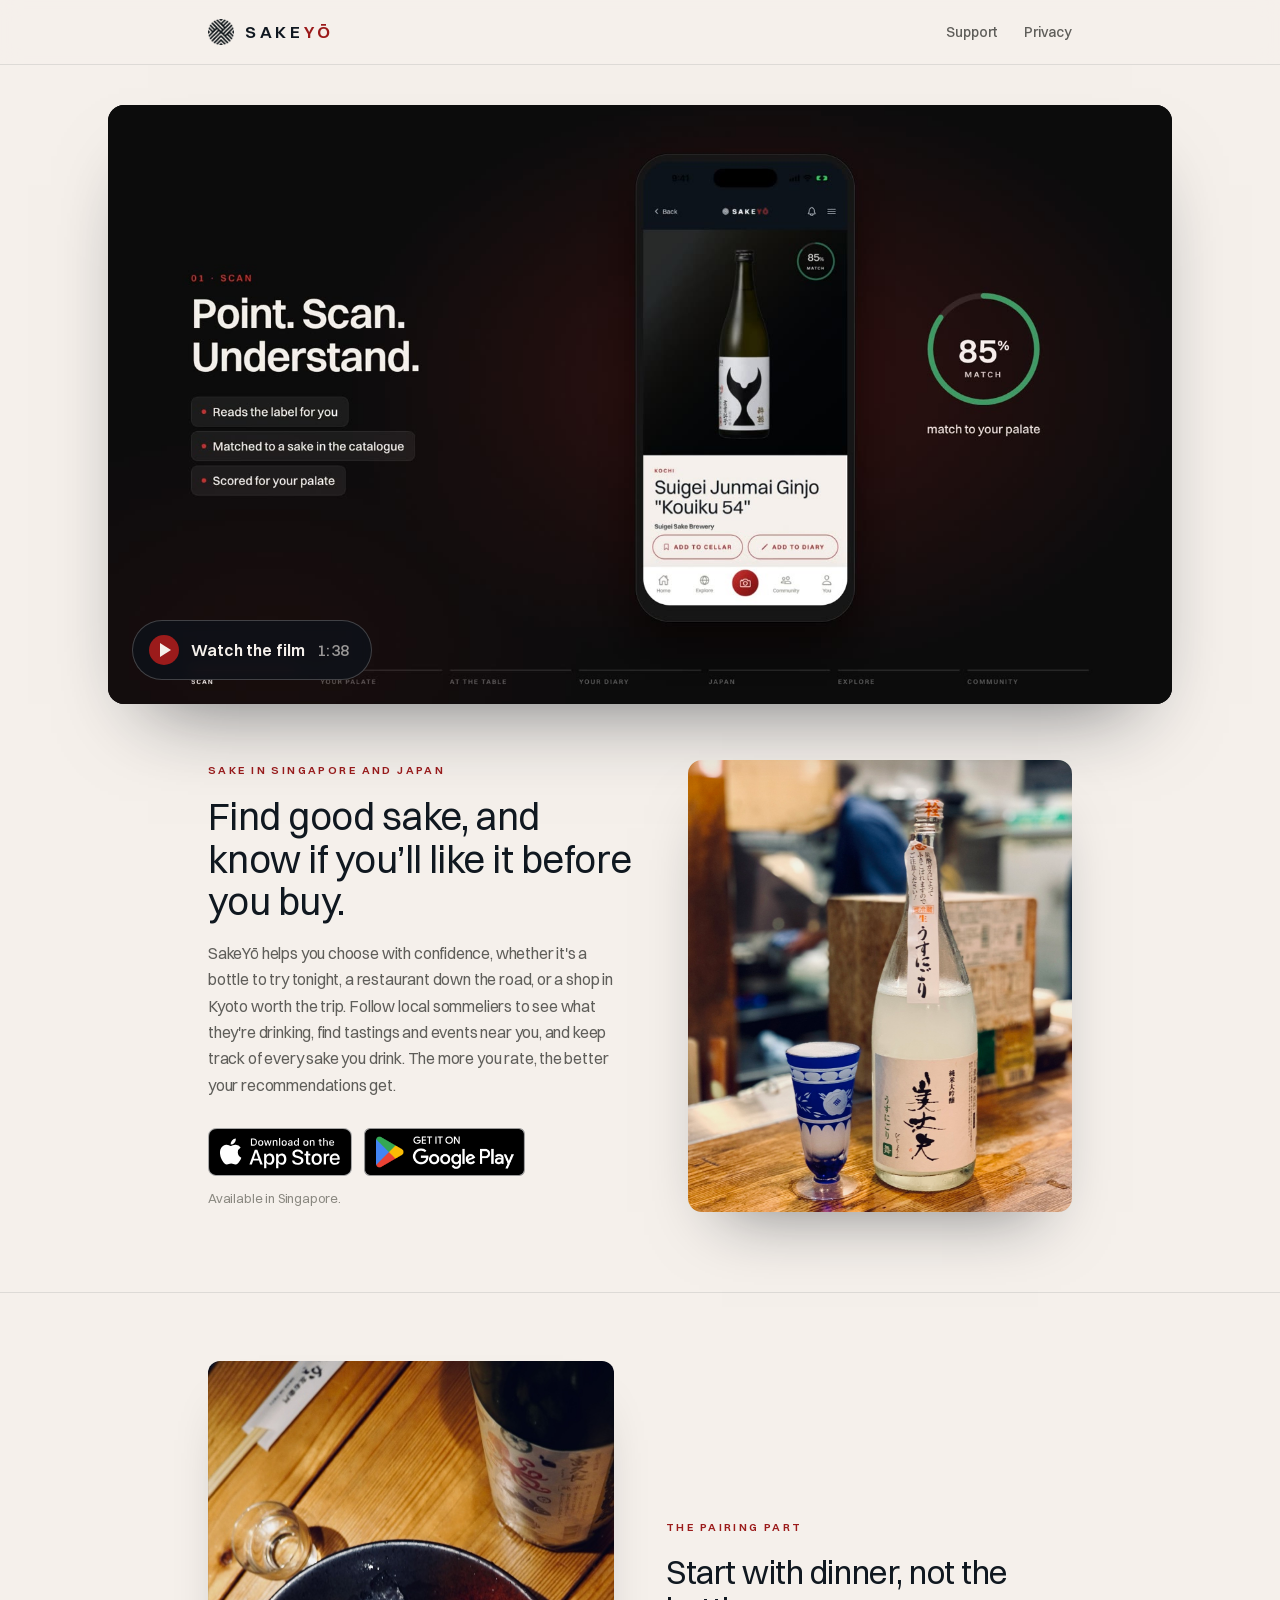
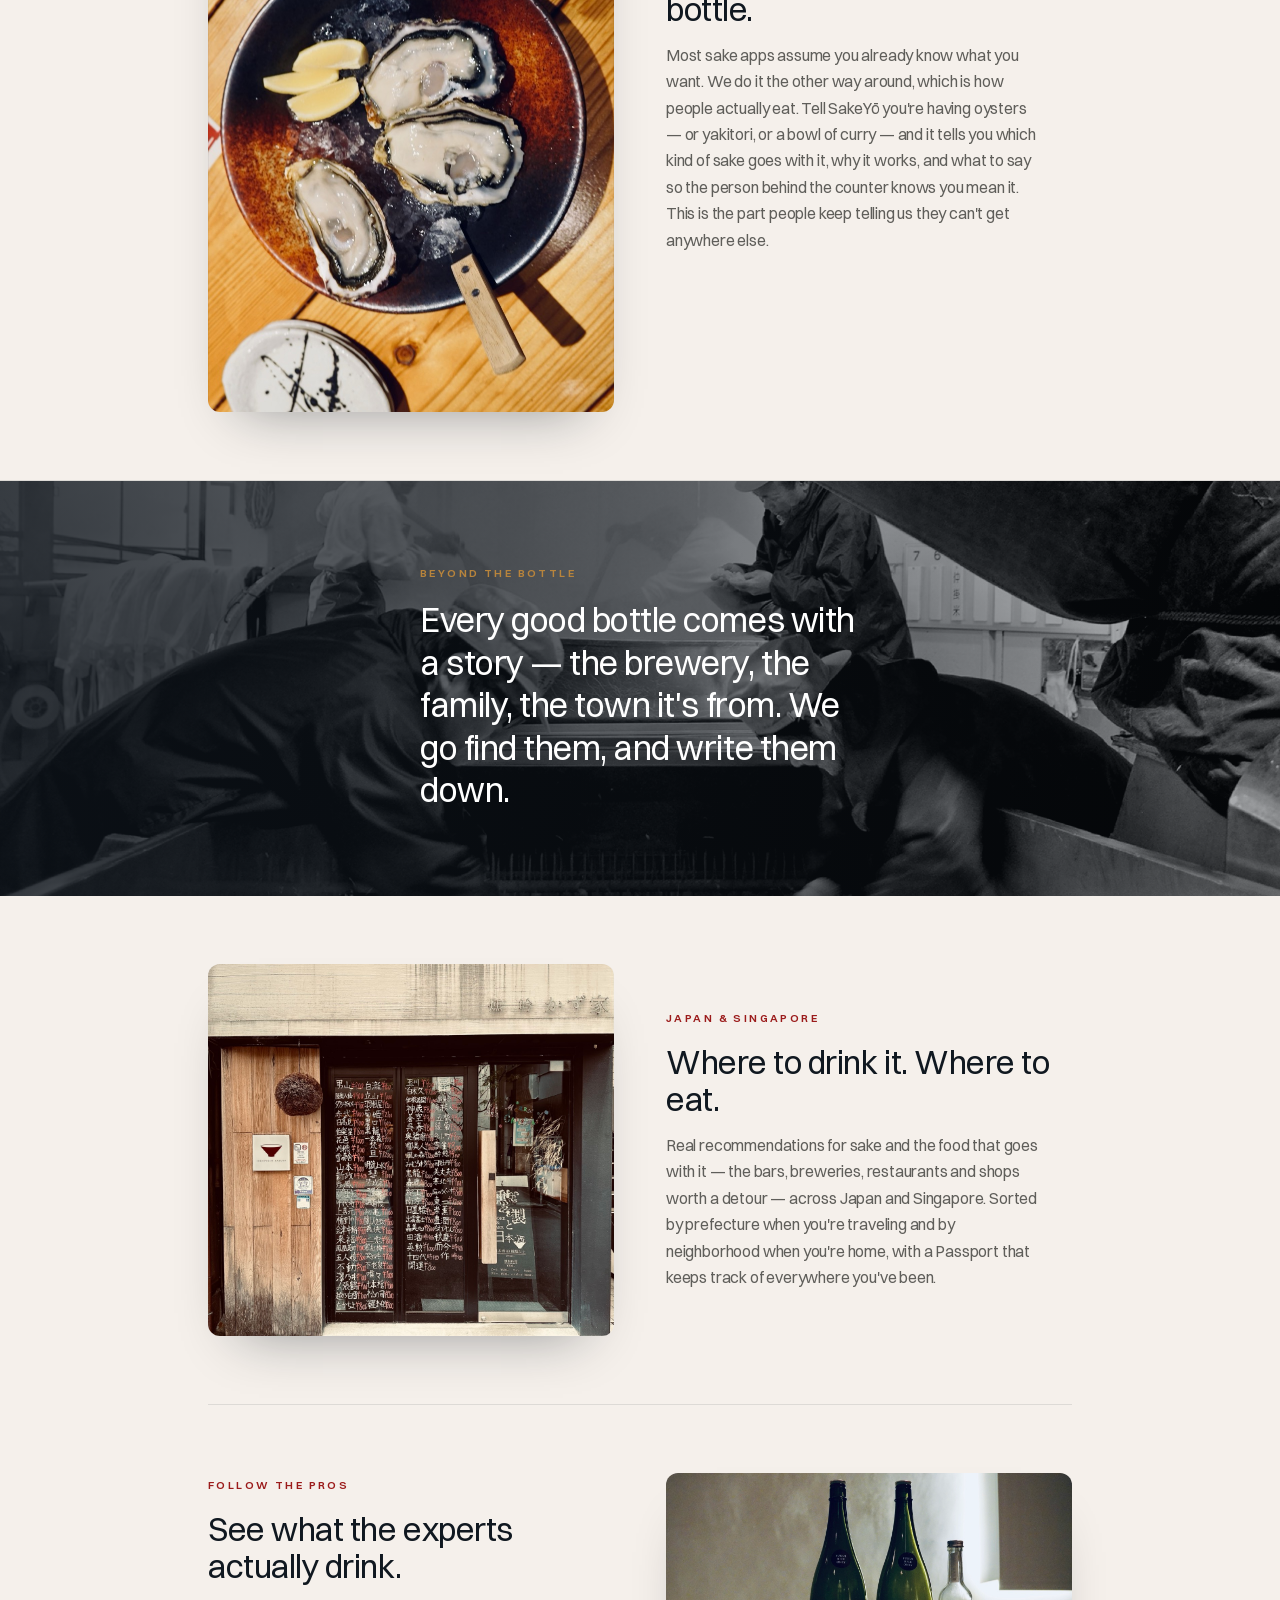
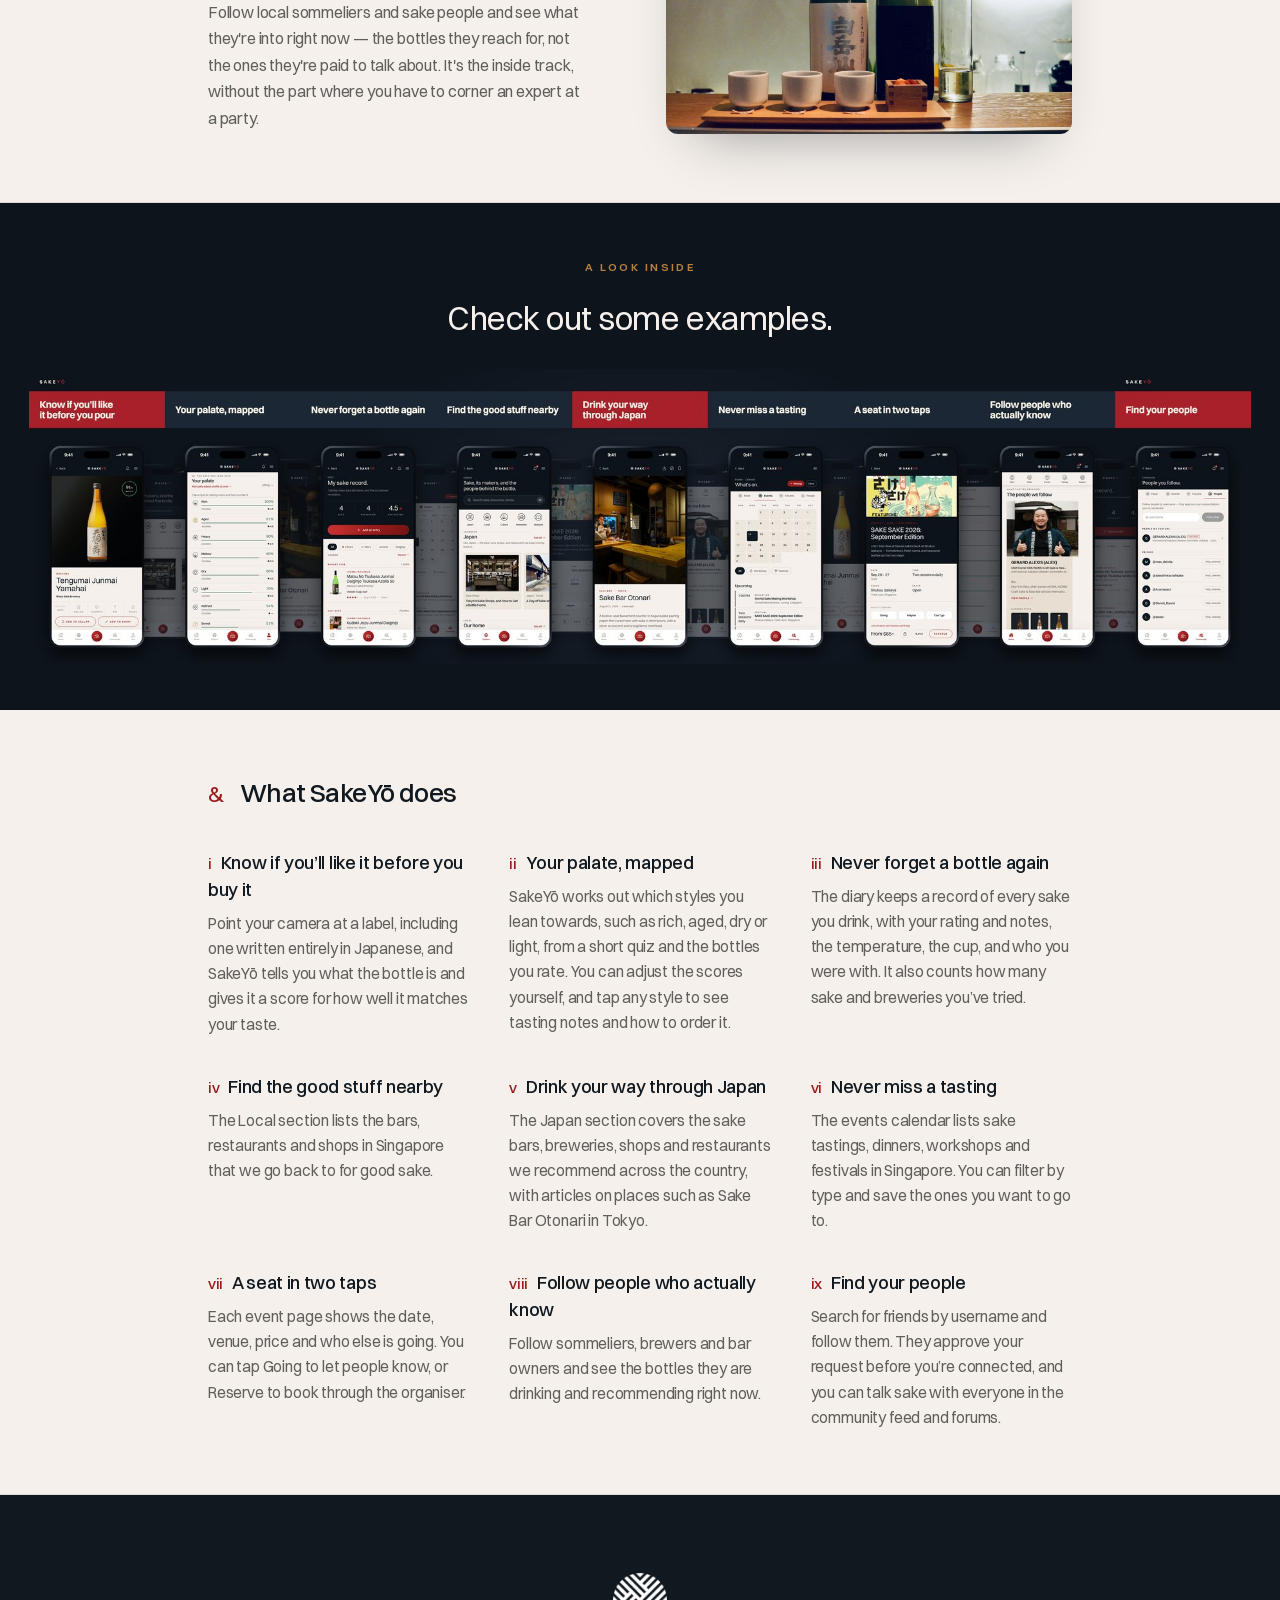
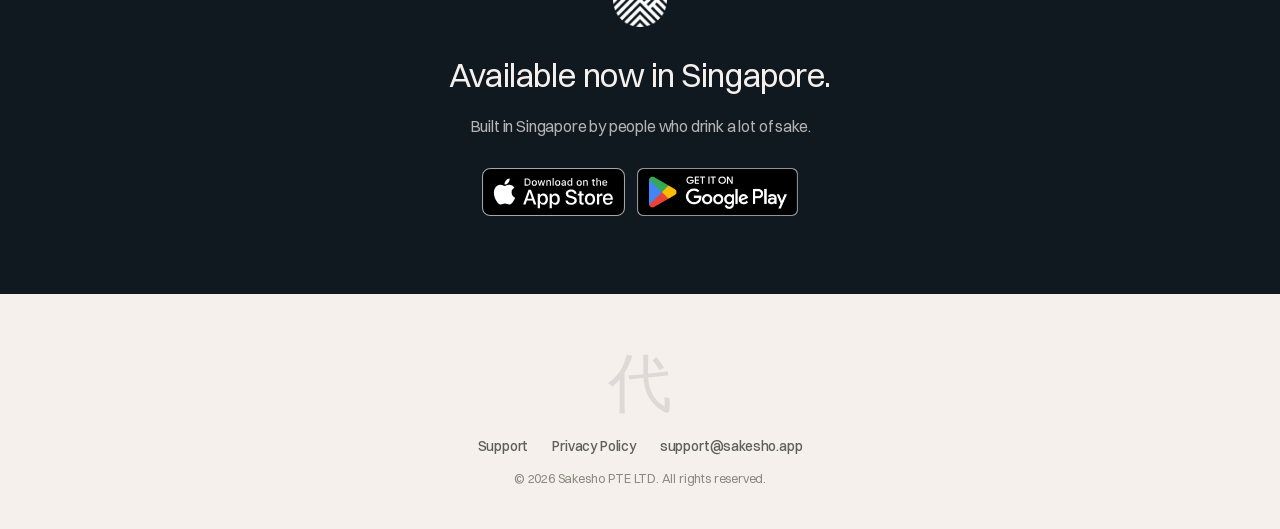
<file: index.html>
<!DOCTYPE html>
<html lang="en">
<head>
<meta charset="utf-8">
<meta name="viewport" content="width=device-width, initial-scale=1">
<title>SakeYō — Find good sake, and the people who know it</title>
<meta name="description" content="SakeYō helps you choose good sake with confidence: a bottle to try, a restaurant nearby, or a shop in Japan. Follow local sommeliers, find sake events, and keep track of every sake you drink.">
<meta property="og:title" content="SakeYō — Find good sake, and the people who know it">
<meta property="og:description" content="Choose good sake with confidence, from a bottle to try to a shop in Japan. Follow local sommeliers, find sake events, and track every sake you drink.">
<meta property="og:image" content="https://sakeyo.com/images/hero-bottle.jpg">
<meta property="og:type" content="website">
<meta property="og:url" content="https://sakeyo.com/">
<link rel="icon" type="image/png" href="images/logomark-black.png">
<meta name="apple-itunes-app" content="app-id=6757003623">
<link rel="preload" href="fonts/Switzer-400.woff2" as="font" type="font/woff2" crossorigin>
<link rel="stylesheet" href="styles.css?v=5">
</head>
<body>

<nav class="nav">
  <div class="wrap">
    <a href="index.html" class="brand">
      <img class="brand-mark" src="images/logomark-black.png" alt="">
      <span class="wordmark">SAKE<span class="o">YŌ</span></span>
    </a>
    <div class="nav-links">
      <a href="support.html">Support</a>
      <a href="privacy.html">Privacy</a>
    </div>
  </div>
</nav>

<header class="hero">
  <div class="wrap wide hero-film">
    <div class="film">
      <video id="film" src="video/sakeyo-film.mp4" poster="images/film-poster.jpg" preload="none" playsinline controls aria-label="SakeYō: a 98-second film of the app, narrated"></video>
      <button class="film-play" id="film-play" type="button" aria-label="Play the film with sound">
        <span class="film-play-icon" aria-hidden="true"></span><span>Watch the film</span><span class="film-len">1:38</span>
      </button>
    </div>
  </div>
  <div class="wrap hero-grid">
    <div class="hero-copy">
      <div class="overline">Sake in Singapore and Japan</div>
      <h1>Find good sake, and know if you’ll like it before you buy.</h1>
      <p>SakeYō helps you choose with confidence, whether it's a bottle to try tonight, a restaurant down the road, or a shop in Kyoto worth the trip. Follow local sommeliers to see what they're drinking, find tastings and events near you, and keep track of every sake you drink. The more you rate, the better your recommendations get.</p>
      <div class="stores">
        <a href="https://apps.apple.com/sg/app/id6757003623"><img class="store-badge" src="images/badge-app-store.svg" alt="Download on the App Store"></a>
        <a href="https://play.google.com/store/apps/details?id=com.sakeyo.app"><img class="store-badge" src="images/badge-google-play.png" alt="Get it on Google Play"></a>
      </div>
      <p class="stores-note">Available in Singapore.</p>
    </div>
    <div class="hero-media">
      <img src="images/hero-bottle.jpg" alt="A bottle of Bijofu junmai daiginjo with a blue cut-glass cup on a counter">
    </div>
  </div>
</header>

<section class="showcase">
  <div class="wrap">
    <div class="show-row">
      <div class="show-media"><img src="images/oysters-bowl.jpg" alt="A bowl of fresh oysters on ice with lemon, beside a bottle of sake"></div>
      <div class="show-copy">
        <div class="overline">The pairing part</div>
        <h3>Start with dinner, not the bottle.</h3>
        <p>Most sake apps assume you already know what you want. We do it the other way around, which is how people actually eat. Tell SakeYō you're having oysters — or yakitori, or a bowl of curry — and it tells you which kind of sake goes with it, why it works, and what to say so the person behind the counter knows you mean it. This is the part people keep telling us they can't get anywhere else.</p>
      </div>
    </div>
  </div>
</section>

<section class="band">
  <img class="band-bg" src="images/craft.jpg" alt="Brewers at work inside a sake brewery">
  <div class="band-overlay"></div>
  <div class="wrap band-inner">
    <div class="overline light">Beyond the bottle</div>
    <p class="band-quote">Every good bottle comes with a story — the brewery, the family, the town it's from. We go find them, and write them down.</p>
  </div>
</section>

<section class="showcase">
  <div class="wrap">
    <div class="show-row">
      <div class="show-media"><img src="images/japan.jpg" alt="A sake bar storefront, its glass door covered in handwritten sake names"></div>
      <div class="show-copy">
        <div class="overline">Japan &amp; Singapore</div>
        <h3>Where to drink it. Where to eat.</h3>
        <p>Real recommendations for sake and the food that goes with it — the bars, breweries, restaurants and shops worth a detour — across Japan and Singapore. Sorted by prefecture when you're traveling and by neighborhood when you're home, with a Passport that keeps track of everywhere you've been.</p>
      </div>
    </div>
    <div class="show-row reverse">
      <div class="show-media"><img src="images/flight.jpg" alt="A tasting flight of sake with bottles and small cups"></div>
      <div class="show-copy">
        <div class="overline">Follow the pros</div>
        <h3>See what the experts actually drink.</h3>
        <p>Follow local sommeliers and sake people and see what they're into right now — the bottles they reach for, not the ones they're paid to talk about. It's the inside track, without the part where you have to corner an expert at a party.</p>
      </div>
    </div>
  </div>
</section>

<section class="appshow">
  <div class="wrap">
    <div class="appshow-head">
      <div class="overline light">A look inside</div>
      <h2>Check out some examples.</h2>
    </div>
  </div>
  <div class="appshow-scroll">
    <img src="images/app-panorama-3600.jpg"
         srcset="images/app-panorama-1900.jpg 1900w, images/app-panorama-3600.jpg 3600w"
         sizes="(max-width: 1094px) 1038px, (max-width: 1800px) calc(100vw - 56px), 1744px"
         width="3600" height="867"
         alt="Nine SakeYō app screens: a scanned bottle with its match score, a taste profile, a sake diary, the Explore section, a Tokyo sake bar, the events calendar, an event page with a Reserve button, a featured sake expert, and the people you follow">
  </div>
  <div class="wrap"><p class="appshow-hint">Swipe to see all nine screens</p></div>
</section>

<section>
  <div class="wrap">
    <div class="sec-head"><span class="num">&amp;</span><h2>What SakeYō does</h2></div>
    <div class="grid">
      <div class="feat">
        <h3><span class="mk">i</span>Know if you&rsquo;ll like it before you buy it</h3>
        <p>Point your camera at a label, including one written entirely in Japanese, and SakeYō tells you what the bottle is and gives it a score for how well it matches your taste.</p>
      </div>
      <div class="feat">
        <h3><span class="mk">ii</span>Your palate, mapped</h3>
        <p>SakeYō works out which styles you lean towards, such as rich, aged, dry or light, from a short quiz and the bottles you rate. You can adjust the scores yourself, and tap any style to see tasting notes and how to order it.</p>
      </div>
      <div class="feat">
        <h3><span class="mk">iii</span>Never forget a bottle again</h3>
        <p>The diary keeps a record of every sake you drink, with your rating and notes, the temperature, the cup, and who you were with. It also counts how many sake and breweries you&rsquo;ve tried.</p>
      </div>
      <div class="feat">
        <h3><span class="mk">iv</span>Find the good stuff nearby</h3>
        <p>The Local section lists the bars, restaurants and shops in Singapore that we go back to for good sake.</p>
      </div>
      <div class="feat">
        <h3><span class="mk">v</span>Drink your way through Japan</h3>
        <p>The Japan section covers the sake bars, breweries, shops and restaurants we recommend across the country, with articles on places such as Sake Bar Otonari in Tokyo.</p>
      </div>
      <div class="feat">
        <h3><span class="mk">vi</span>Never miss a tasting</h3>
        <p>The events calendar lists sake tastings, dinners, workshops and festivals in Singapore. You can filter by type and save the ones you want to go to.</p>
      </div>
      <div class="feat">
        <h3><span class="mk">vii</span>A seat in two taps</h3>
        <p>Each event page shows the date, venue, price and who else is going. You can tap Going to let people know, or Reserve to book through the organiser.</p>
      </div>
      <div class="feat">
        <h3><span class="mk">viii</span>Follow people who actually know</h3>
        <p>Follow sommeliers, brewers and bar owners and see the bottles they are drinking and recommending right now.</p>
      </div>
      <div class="feat">
        <h3><span class="mk">ix</span>Find your people</h3>
        <p>Search for friends by username and follow them. They approve your request before you&rsquo;re connected, and you can talk sake with everyone in the community feed and forums.</p>
      </div>
    </div>
  </div>
</section>

<section class="cta">
  <div class="wrap cta-inner">
    <img class="cta-mark" src="images/logomark-white.png" alt="">
    <h2>Available now in Singapore.</h2>
    <p>Built in Singapore by people who drink a lot of sake.</p>
    <div class="stores">
      <a href="https://apps.apple.com/sg/app/id6757003623"><img class="store-badge" src="images/badge-app-store.svg" alt="Download on the App Store"></a>
      <a href="https://play.google.com/store/apps/details?id=com.sakeyo.app"><img class="store-badge" src="images/badge-google-play.png" alt="Get it on Google Play"></a>
    </div>
  </div>
</section>

<footer>
  <div class="wrap">
    <div class="kanji">代</div>
    <div class="foot-links">
      <a href="support.html">Support</a>
      <a href="privacy.html">Privacy Policy</a>
      <a href="mailto:support@sakesho.app">support@sakesho.app</a>
    </div>
    <div class="copy">© 2026 Sakesho PTE LTD. All rights reserved.</div>
  </div>
</footer>

<script>
(function(){var v=document.getElementById('film'),b=document.getElementById('film-play');if(!v||!b)return;
v.controls=false;
b.addEventListener('click',function(){v.controls=true;b.hidden=true;var p=v.play();if(p&&p.catch)p.catch(function(){});});
v.addEventListener('play',function(){b.hidden=true;v.controls=true;});})();
</script>
</body>
</html>
</file>
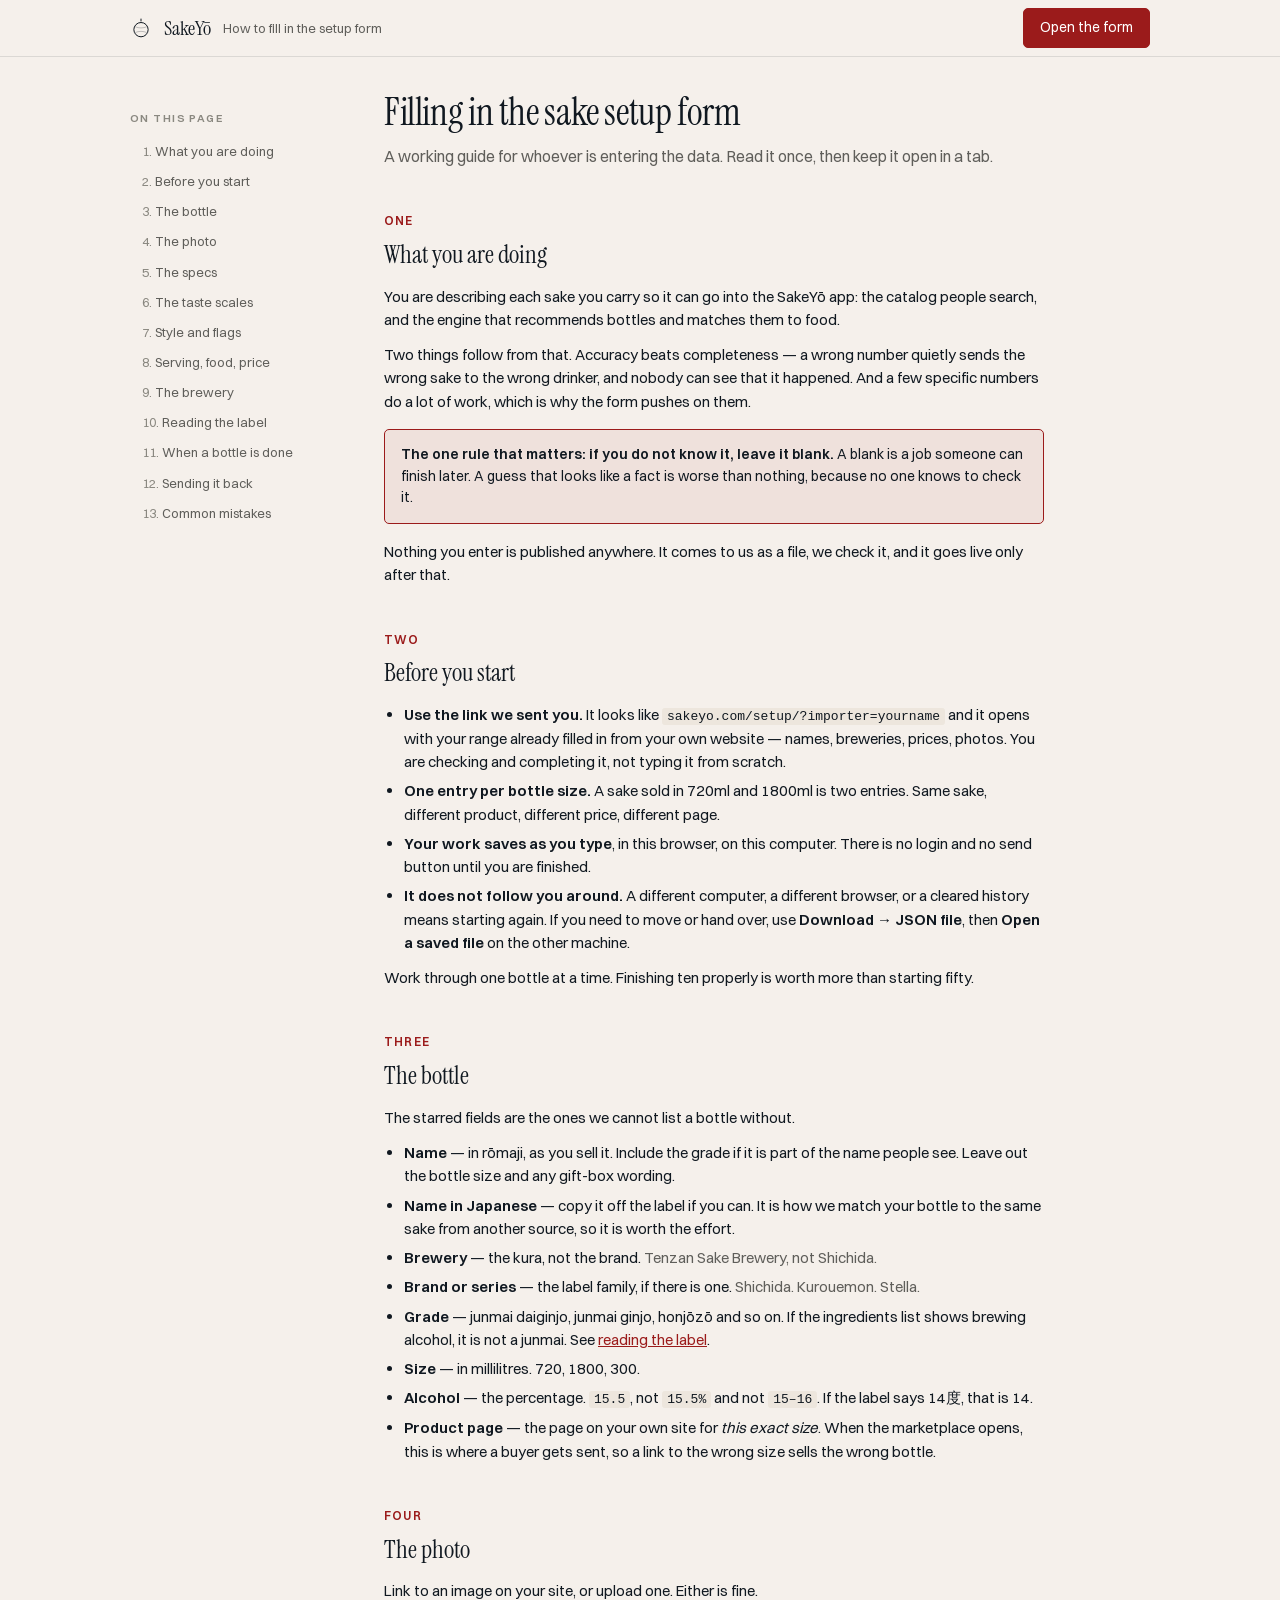
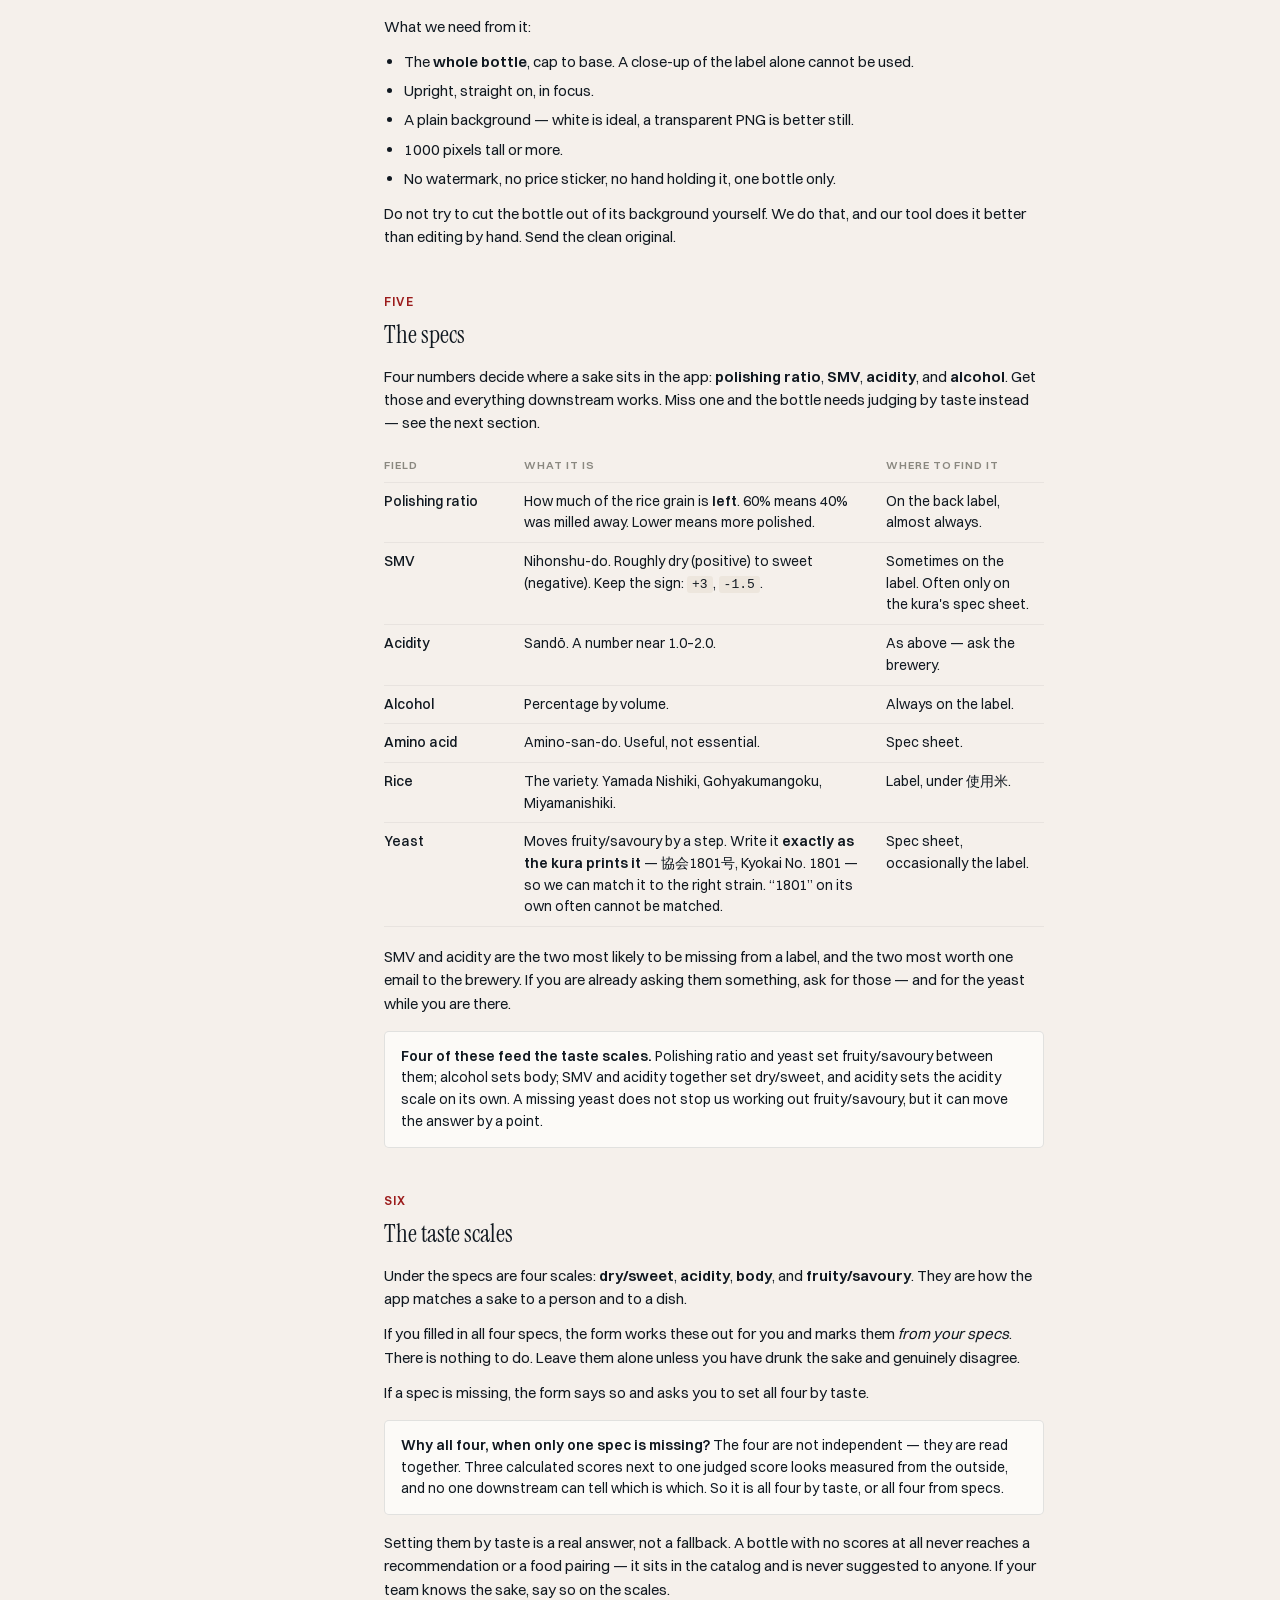
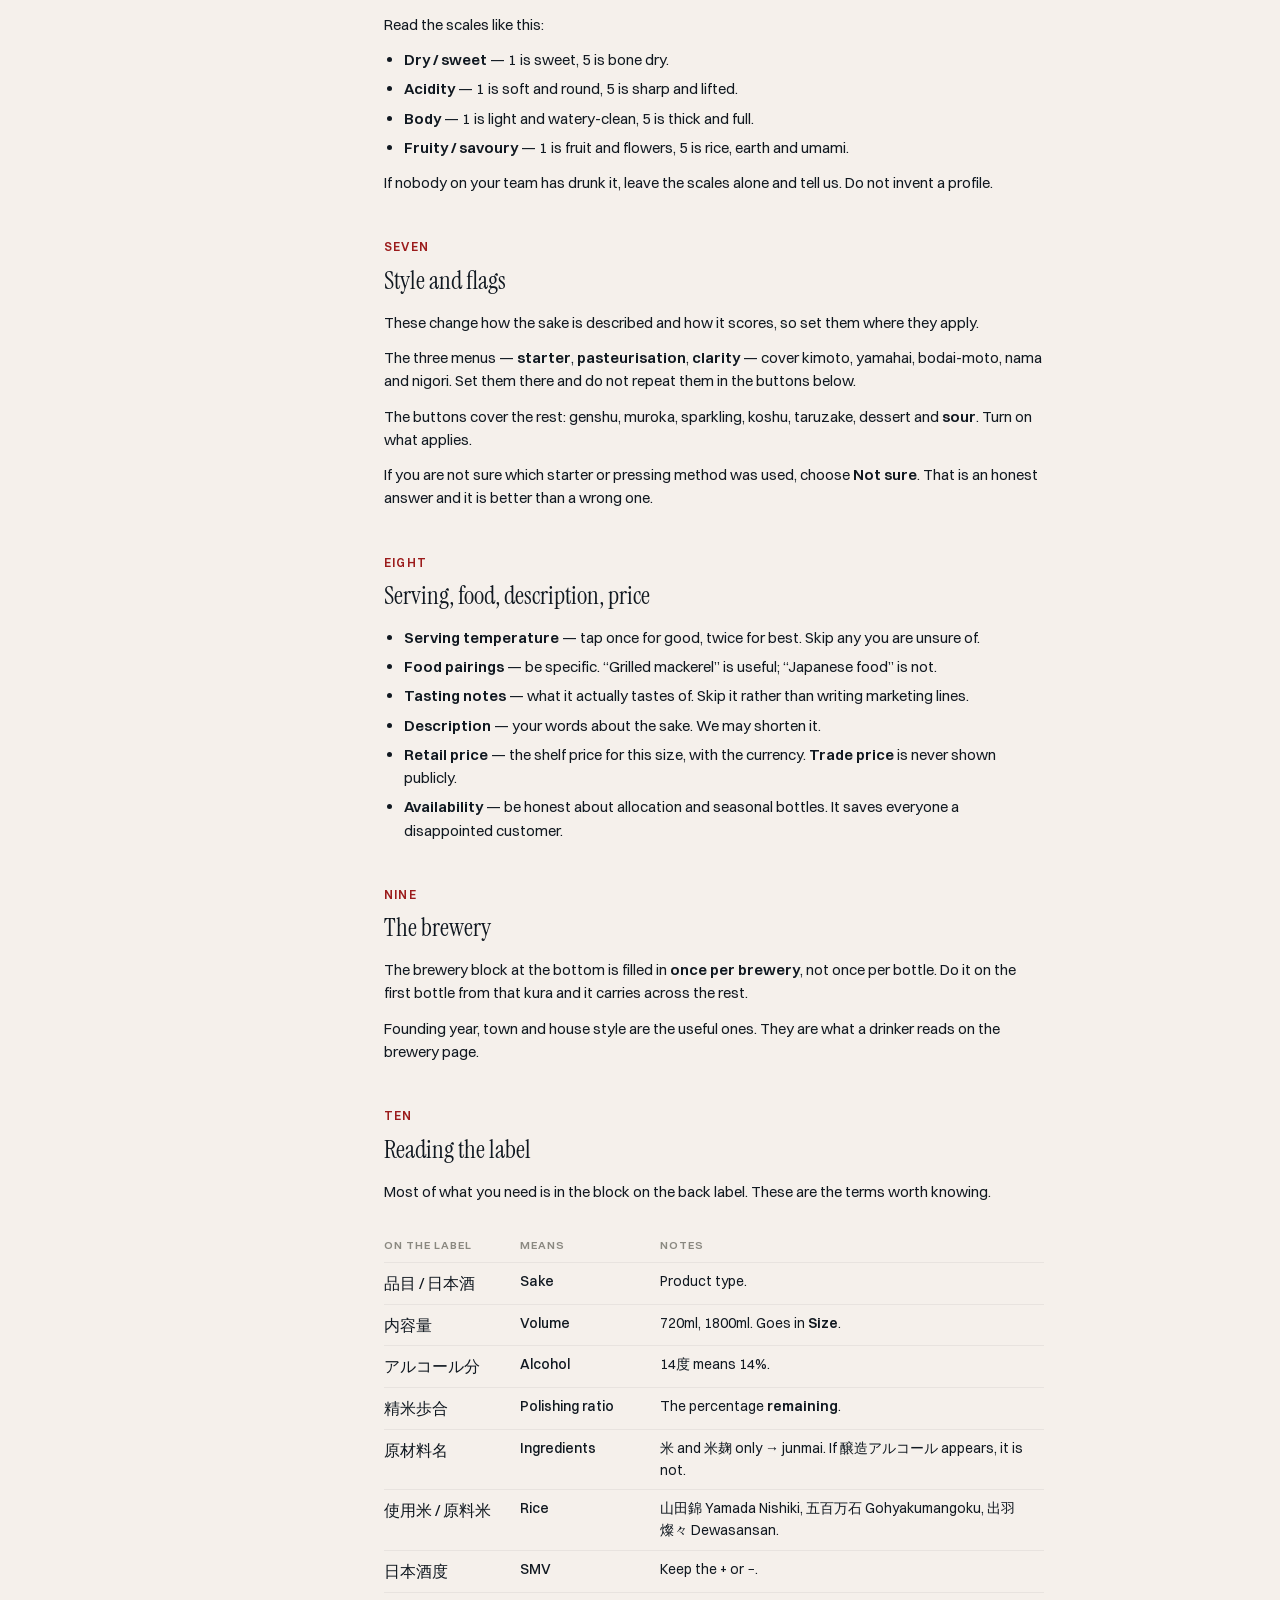
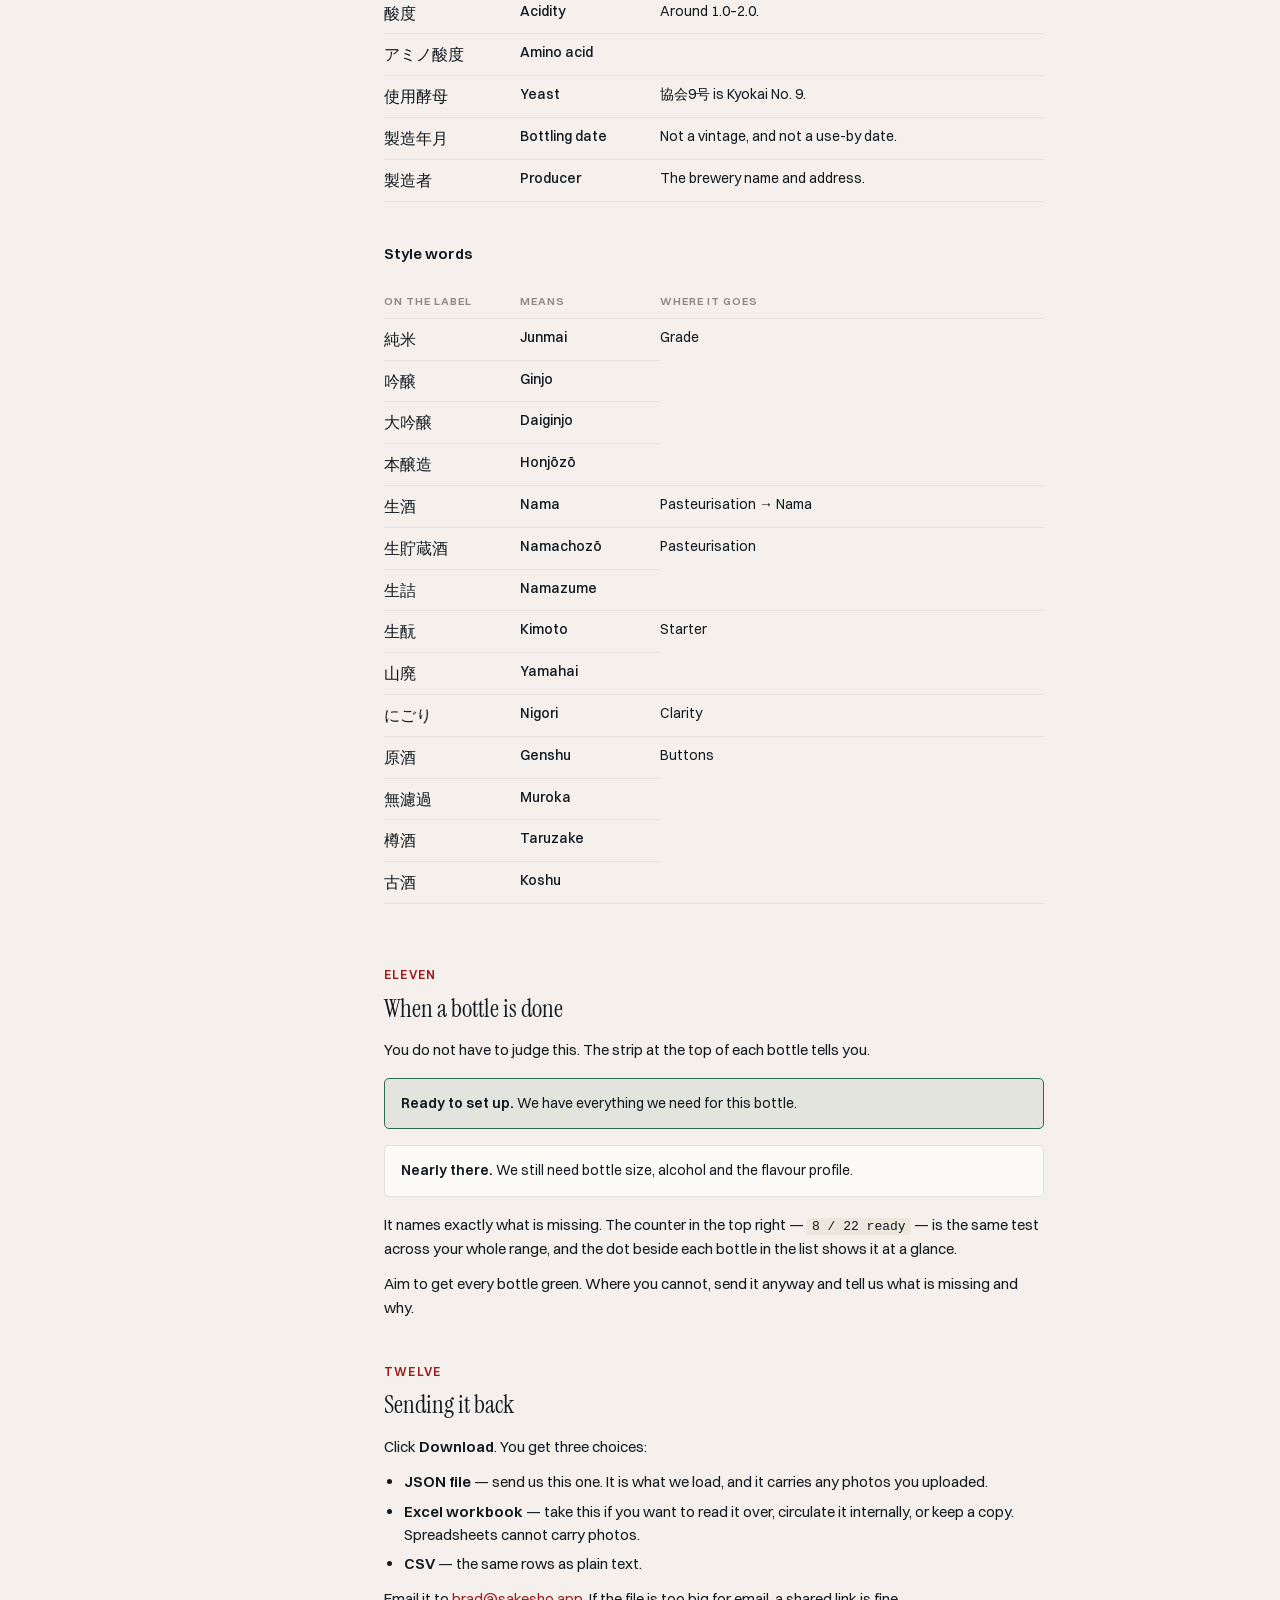
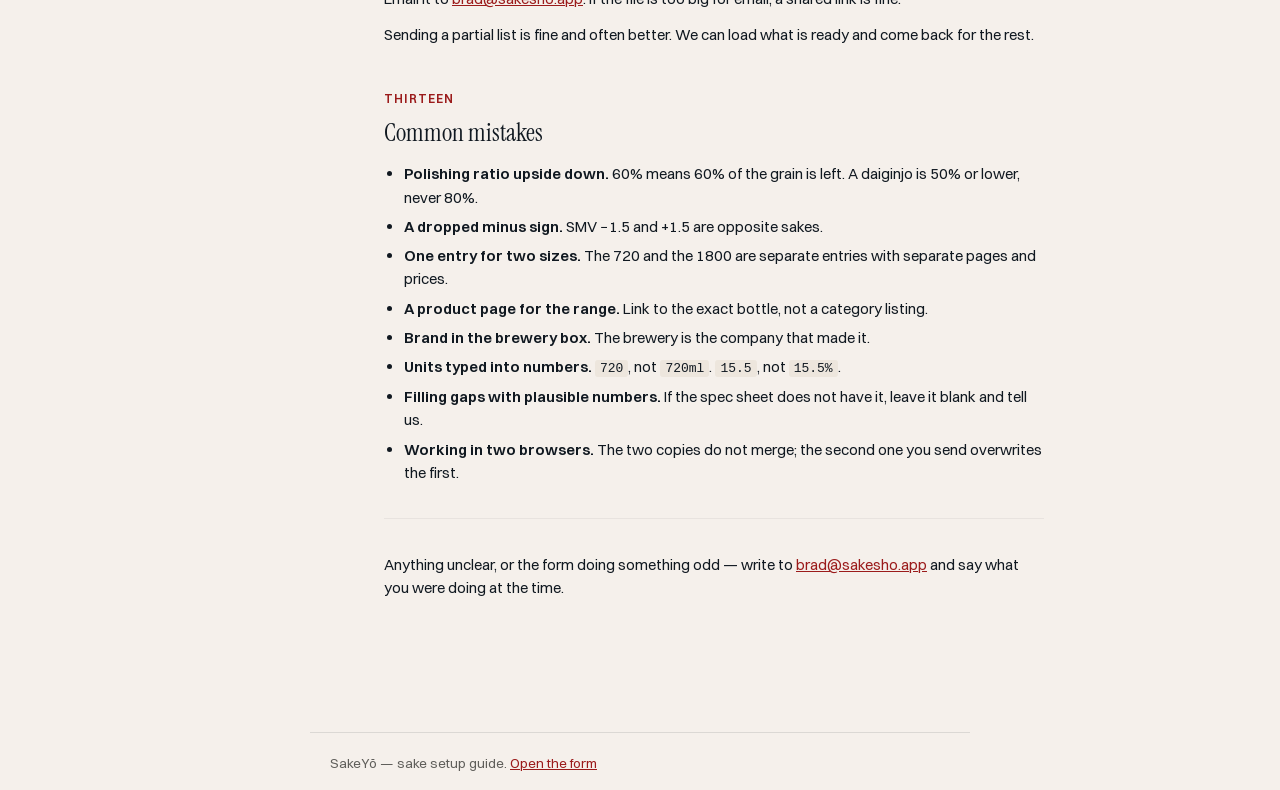
<file: setup/guide/index.html>
<!doctype html>
<html lang="en">
<head>
<meta charset="utf-8">
<meta name="viewport" content="width=device-width, initial-scale=1">
<title>How to fill in the sake setup form</title>
<style>
@font-face{font-family:"Instrument Serif";font-style:normal;font-weight:400;font-display:swap;src:url([data-uri]) format("truetype")}@font-face{font-family:"Switzer";font-style:normal;font-weight:400;font-display:swap;src:url([data-uri]) format("truetype")}@font-face{font-family:"Switzer";font-style:normal;font-weight:500;font-display:swap;src:url([data-uri]) format("truetype")}@font-face{font-family:"Switzer";font-style:normal;font-weight:600;font-display:swap;src:url([data-uri]) format("truetype")}

:root{
  --ground:#F5F0EB; --ground-2:#EDE6DD; --surface:#FCFAF7;
  --ink:#101820; --ink-mute:#5F5E5A; --ink-faint:#8A8880;
  --hair:rgba(16,24,32,.11); --hair-soft:rgba(16,24,32,.06); --hair-strong:rgba(16,24,32,.22);
  --accent:#9B1B1B; --accent-deep:#7A1515; --accent-tint:rgba(155,27,27,.07);
  --sage:#2D6B4F; --sage-tint:rgba(45,107,79,.09);
  --field:#FFFFFF; --on-accent:#FFFFFF; --r:5px;
}
@media (prefers-color-scheme:dark){
  :root:not([data-theme="light"]){
    --ground:#0d131a; --ground-2:#161d25; --surface:#141b23;
    --ink:#EDE6DD; --ink-mute:#A09E96; --ink-faint:#7C7A73;
    --hair:rgba(237,230,221,.15); --hair-soft:rgba(237,230,221,.08); --hair-strong:rgba(237,230,221,.3);
    --accent:#DC6A62; --accent-deep:#EA8B84; --accent-tint:rgba(220,106,98,.13);
    --sage:#7FB79A; --sage-tint:rgba(127,183,154,.14);
    --field:#1a2028; --on-accent:#0d131a;
  }
}
:root[data-theme="dark"]{
  --ground:#0d131a; --ground-2:#161d25; --surface:#141b23;
  --ink:#EDE6DD; --ink-mute:#A09E96; --ink-faint:#7C7A73;
  --hair:rgba(237,230,221,.15); --hair-soft:rgba(237,230,221,.08); --hair-strong:rgba(237,230,221,.3);
  --accent:#DC6A62; --accent-deep:#EA8B84; --accent-tint:rgba(220,106,98,.13);
  --sage:#7FB79A; --sage-tint:rgba(127,183,154,.14);
  --field:#1a2028; --on-accent:#0d131a;
}

*{box-sizing:border-box}
body{margin:0; background:var(--ground); color:var(--ink);
  font-family:"Switzer",-apple-system,BlinkMacSystemFont,"Segoe UI",sans-serif;
  font-size:15px; line-height:1.55; -webkit-font-smoothing:antialiased}

.bar{position:sticky; top:0; z-index:30; background:var(--ground); border-bottom:1px solid var(--hair)}
.bar .in{display:flex; align-items:center; gap:12px; height:56px; padding:0 20px; max-width:1060px; margin:0 auto}
.mark{width:22px; height:22px; flex:none; color:var(--ink)}
.wordmark{font-family:"Instrument Serif",Georgia,serif; font-size:20px; line-height:1}
.bar .what{font-size:13px; color:var(--ink-mute)}
.bar .spacer{flex:1}
.btn{font:inherit; font-size:14px; cursor:pointer; padding:8px 16px; border-radius:var(--r);
  background:var(--accent); color:var(--on-accent); border:1px solid var(--accent); text-decoration:none; display:inline-block}
.btn:hover{background:var(--accent-deep); border-color:var(--accent-deep)}
@media (max-width:640px){ .bar .what{display:none} }

.shell{display:grid; grid-template-columns:214px minmax(0,1fr); gap:40px; max-width:1060px; margin:0 auto; padding:0 20px 80px; align-items:start}
@media (max-width:900px){ .shell{grid-template-columns:1fr; gap:0} nav.toc{display:none} }

nav.toc{position:sticky; top:76px; padding-top:34px}
nav.toc h4{font-size:11px; letter-spacing:.13em; text-transform:uppercase; color:var(--ink-faint); margin:0 0 10px}
nav.toc ol{list-style:none; margin:0; padding:0; counter-reset:t}
nav.toc li{counter-increment:t; margin-bottom:2px}
nav.toc a{display:block; padding:4px 0; font-size:13px; color:var(--ink-mute); text-decoration:none; border-left:2px solid transparent; padding-left:10px}
nav.toc a::before{content:counter(t) ". "; color:var(--ink-faint)}
nav.toc a:hover{color:var(--ink); border-left-color:var(--accent)}

main{padding-top:34px; max-width:660px}
h1{font-family:"Instrument Serif",Georgia,serif; font-weight:400; font-size:38px; line-height:1.12; margin:0 0 10px; letter-spacing:-.01em}
.lede{font-size:16px; color:var(--ink-mute); margin:0 0 6px}
h2{font-family:"Instrument Serif",Georgia,serif; font-weight:400; font-size:25px; margin:44px 0 10px; scroll-margin-top:72px}
h2 .n{font-family:"Switzer",sans-serif; font-size:12px; font-weight:600; letter-spacing:.1em; color:var(--accent);
  display:block; margin-bottom:5px; text-transform:uppercase}
h3{font-size:15px; font-weight:600; margin:22px 0 6px}
p{margin:0 0 12px}
ul,ol{margin:0 0 12px; padding-left:20px}
li{margin-bottom:6px}
a{color:var(--accent)}
strong{font-weight:600}
code{font-family:ui-monospace,SFMono-Regular,Menlo,monospace; font-size:13px; background:var(--ground-2); padding:1px 5px; border-radius:3px}
hr{border:0; border-top:1px solid var(--hair-soft); margin:34px 0}

.call{border:1px solid var(--hair); background:var(--surface); border-radius:var(--r); padding:14px 16px; margin:16px 0; font-size:14px}
.call b{font-weight:600}
.call.key{border-color:var(--accent); background:var(--accent-tint)}
.call.good{border-color:var(--sage); background:var(--sage-tint)}
.call p:last-child{margin-bottom:0}

table{width:100%; border-collapse:collapse; margin:14px 0 18px; font-size:14px}
th,td{text-align:left; padding:8px 10px 8px 0; border-bottom:1px solid var(--hair-soft); vertical-align:top}
th{font-size:11px; letter-spacing:.09em; text-transform:uppercase; color:var(--ink-faint); font-weight:600}
td.ja{font-size:16px; white-space:nowrap; width:8.5em}
td.en{width:10em; font-weight:500}
.wrap-x{overflow-x:auto}

.foot{max-width:660px; margin:40px auto 0; padding:20px; border-top:1px solid var(--hair); font-size:13.5px; color:var(--ink-mute)}
@media print{
  .bar,nav.toc{display:none}
  .shell{display:block; padding:0}
  body{font-size:11pt; background:#fff}
  h2{page-break-after:avoid} table,.call{page-break-inside:avoid}
}
</style>
</head>
<body>

<div class="bar">
  <div class="in">
    <svg class="mark" viewBox="0 0 40 40" aria-hidden="true" fill="none">
      <path d="M20 3v5" stroke="currentColor" stroke-width="1.8"/>
      <circle cx="20" cy="23" r="13" stroke="currentColor" stroke-width="1.8"/>
      <path d="M9 17.5c3.6 1.6 7.3 2.4 11 2.4s7.4-.8 11-2.4M9 28.5c3.6-1.6 7.3-2.4 11-2.4s7.4.8 11 2.4" stroke="currentColor" stroke-width="1" opacity=".45"/>
    </svg>
    <span class="wordmark">SakeYō</span>
    <span class="what">How to fill in the setup form</span>
    <span class="spacer"></span>
    <a class="btn" href="../">Open the form</a>
  </div>
</div>

<div class="shell">
<nav class="toc">
  <h4>On this page</h4>
  <ol>
    <li><a href="#what">What you are doing</a></li>
    <li><a href="#start">Before you start</a></li>
    <li><a href="#bottle">The bottle</a></li>
    <li><a href="#photo">The photo</a></li>
    <li><a href="#specs">The specs</a></li>
    <li><a href="#taste">The taste scales</a></li>
    <li><a href="#style">Style and flags</a></li>
    <li><a href="#rest">Serving, food, price</a></li>
    <li><a href="#brewery">The brewery</a></li>
    <li><a href="#label">Reading the label</a></li>
    <li><a href="#done">When a bottle is done</a></li>
    <li><a href="#send">Sending it back</a></li>
    <li><a href="#mistakes">Common mistakes</a></li>
  </ol>
</nav>

<main>
<h1>Filling in the sake setup form</h1>
<p class="lede">A working guide for whoever is entering the data. Read it once, then keep it open in a tab.</p>

<h2 id="what"><span class="n">One</span>What you are doing</h2>
<p>You are describing each sake you carry so it can go into the SakeYō app: the catalog people search, and the engine that recommends bottles and matches them to food.</p>
<p>Two things follow from that. Accuracy beats completeness &mdash; a wrong number quietly sends the wrong sake to the wrong drinker, and nobody can see that it happened. And a few specific numbers do a lot of work, which is why the form pushes on them.</p>
<div class="call key">
  <p><b>The one rule that matters: if you do not know it, leave it blank.</b> A blank is a job someone can finish later. A guess that looks like a fact is worse than nothing, because no one knows to check it.</p>
</div>
<p>Nothing you enter is published anywhere. It comes to us as a file, we check it, and it goes live only after that.</p>

<h2 id="start"><span class="n">Two</span>Before you start</h2>
<ul>
  <li><b>Use the link we sent you.</b> It looks like <code>sakeyo.com/setup/?importer=yourname</code> and it opens with your range already filled in from your own website &mdash; names, breweries, prices, photos. You are checking and completing it, not typing it from scratch.</li>
  <li><b>One entry per bottle size.</b> A sake sold in 720ml and 1800ml is two entries. Same sake, different product, different price, different page.</li>
  <li><b>Your work saves as you type</b>, in this browser, on this computer. There is no login and no send button until you are finished.</li>
  <li><b>It does not follow you around.</b> A different computer, a different browser, or a cleared history means starting again. If you need to move or hand over, use <b>Download &rarr; JSON file</b>, then <b>Open a saved file</b> on the other machine.</li>
</ul>
<p>Work through one bottle at a time. Finishing ten properly is worth more than starting fifty.</p>

<h2 id="bottle"><span class="n">Three</span>The bottle</h2>
<p>The starred fields are the ones we cannot list a bottle without.</p>
<ul>
  <li><b>Name</b> &mdash; in rōmaji, as you sell it. Include the grade if it is part of the name people see. Leave out the bottle size and any gift-box wording.</li>
  <li><b>Name in Japanese</b> &mdash; copy it off the label if you can. It is how we match your bottle to the same sake from another source, so it is worth the effort.</li>
  <li><b>Brewery</b> &mdash; the kura, not the brand. <span style="color:var(--ink-mute)">Tenzan Sake Brewery, not Shichida.</span></li>
  <li><b>Brand or series</b> &mdash; the label family, if there is one. <span style="color:var(--ink-mute)">Shichida. Kurouemon. Stella.</span></li>
  <li><b>Grade</b> &mdash; junmai daiginjo, junmai ginjo, honjōzō and so on. If the ingredients list shows brewing alcohol, it is not a junmai. See <a href="#label">reading the label</a>.</li>
  <li><b>Size</b> &mdash; in millilitres. 720, 1800, 300.</li>
  <li><b>Alcohol</b> &mdash; the percentage. <code>15.5</code>, not <code>15.5%</code> and not <code>15&ndash;16</code>. If the label says 14度, that is 14.</li>
  <li><b>Product page</b> &mdash; the page on your own site for <i>this exact size</i>. When the marketplace opens, this is where a buyer gets sent, so a link to the wrong size sells the wrong bottle.</li>
</ul>

<h2 id="photo"><span class="n">Four</span>The photo</h2>
<p>Link to an image on your site, or upload one. Either is fine.</p>
<p>What we need from it:</p>
<ul>
  <li>The <b>whole bottle</b>, cap to base. A close-up of the label alone cannot be used.</li>
  <li>Upright, straight on, in focus.</li>
  <li>A plain background &mdash; white is ideal, a transparent PNG is better still.</li>
  <li>1000 pixels tall or more.</li>
  <li>No watermark, no price sticker, no hand holding it, one bottle only.</li>
</ul>
<p>Do not try to cut the bottle out of its background yourself. We do that, and our tool does it better than editing by hand. Send the clean original.</p>

<h2 id="specs"><span class="n">Five</span>The specs</h2>
<p>Four numbers decide where a sake sits in the app: <b>polishing ratio</b>, <b>SMV</b>, <b>acidity</b>, and <b>alcohol</b>. Get those and everything downstream works. Miss one and the bottle needs judging by taste instead &mdash; see the next section.</p>
<table>
  <tr><th>Field</th><th>What it is</th><th>Where to find it</th></tr>
  <tr><td class="en">Polishing ratio</td><td>How much of the rice grain is <b>left</b>. 60% means 40% was milled away. Lower means more polished.</td><td>On the back label, almost always.</td></tr>
  <tr><td class="en">SMV</td><td>Nihonshu-do. Roughly dry (positive) to sweet (negative). Keep the sign: <code>+3</code>, <code>-1.5</code>.</td><td>Sometimes on the label. Often only on the kura's spec sheet.</td></tr>
  <tr><td class="en">Acidity</td><td>Sandō. A number near 1.0&ndash;2.0.</td><td>As above &mdash; ask the brewery.</td></tr>
  <tr><td class="en">Alcohol</td><td>Percentage by volume.</td><td>Always on the label.</td></tr>
  <tr><td class="en">Amino acid</td><td>Amino-san-do. Useful, not essential.</td><td>Spec sheet.</td></tr>
  <tr><td class="en">Rice</td><td>The variety. Yamada Nishiki, Gohyakumangoku, Miyamanishiki.</td><td>Label, under 使用米.</td></tr>
  <tr><td class="en">Yeast</td><td>Moves fruity/savoury by a step. Write it <b>exactly as the kura prints it</b> — 協会1801号, Kyokai No. 1801 — so we can match it to the right strain. &ldquo;1801&rdquo; on its own often cannot be matched.</td><td>Spec sheet, occasionally the label.</td></tr>
</table>
<p>SMV and acidity are the two most likely to be missing from a label, and the two most worth one email to the brewery. If you are already asking them something, ask for those &mdash; and for the yeast while you are there.</p>
<div class="call">
  <p><b>Four of these feed the taste scales.</b> Polishing ratio and yeast set fruity/savoury between them; alcohol sets body; SMV and acidity together set dry/sweet, and acidity sets the acidity scale on its own. A missing yeast does not stop us working out fruity/savoury, but it can move the answer by a point.</p>
</div>

<h2 id="taste"><span class="n">Six</span>The taste scales</h2>
<p>Under the specs are four scales: <b>dry/sweet</b>, <b>acidity</b>, <b>body</b>, and <b>fruity/savoury</b>. They are how the app matches a sake to a person and to a dish.</p>
<p>If you filled in all four specs, the form works these out for you and marks them <i>from your specs</i>. There is nothing to do. Leave them alone unless you have drunk the sake and genuinely disagree.</p>
<p>If a spec is missing, the form says so and asks you to set all four by taste.</p>
<div class="call">
  <p><b>Why all four, when only one spec is missing?</b> The four are not independent &mdash; they are read together. Three calculated scores next to one judged score looks measured from the outside, and no one downstream can tell which is which. So it is all four by taste, or all four from specs.</p>
</div>
<p>Setting them by taste is a real answer, not a fallback. A bottle with no scores at all never reaches a recommendation or a food pairing &mdash; it sits in the catalog and is never suggested to anyone. If your team knows the sake, say so on the scales.</p>
<p>Read the scales like this:</p>
<ul>
  <li><b>Dry / sweet</b> &mdash; 1 is sweet, 5 is bone dry.</li>
  <li><b>Acidity</b> &mdash; 1 is soft and round, 5 is sharp and lifted.</li>
  <li><b>Body</b> &mdash; 1 is light and watery-clean, 5 is thick and full.</li>
  <li><b>Fruity / savoury</b> &mdash; 1 is fruit and flowers, 5 is rice, earth and umami.</li>
</ul>
<p>If nobody on your team has drunk it, leave the scales alone and tell us. Do not invent a profile.</p>

<h2 id="style"><span class="n">Seven</span>Style and flags</h2>
<p>These change how the sake is described and how it scores, so set them where they apply.</p>
<p>The three menus &mdash; <b>starter</b>, <b>pasteurisation</b>, <b>clarity</b> &mdash; cover kimoto, yamahai, bodai-moto, nama and nigori. Set them there and do not repeat them in the buttons below.</p>
<p>The buttons cover the rest: genshu, muroka, sparkling, koshu, taruzake, dessert and <b>sour</b>. Turn on what applies.</p>
<p>If you are not sure which starter or pressing method was used, choose <b>Not sure</b>. That is an honest answer and it is better than a wrong one.</p>

<h2 id="rest"><span class="n">Eight</span>Serving, food, description, price</h2>
<ul>
  <li><b>Serving temperature</b> &mdash; tap once for good, twice for best. Skip any you are unsure of.</li>
  <li><b>Food pairings</b> &mdash; be specific. &ldquo;Grilled mackerel&rdquo; is useful; &ldquo;Japanese food&rdquo; is not.</li>
  <li><b>Tasting notes</b> &mdash; what it actually tastes of. Skip it rather than writing marketing lines.</li>
  <li><b>Description</b> &mdash; your words about the sake. We may shorten it.</li>
  <li><b>Retail price</b> &mdash; the shelf price for this size, with the currency. <b>Trade price</b> is never shown publicly.</li>
  <li><b>Availability</b> &mdash; be honest about allocation and seasonal bottles. It saves everyone a disappointed customer.</li>
</ul>

<h2 id="brewery"><span class="n">Nine</span>The brewery</h2>
<p>The brewery block at the bottom is filled in <b>once per brewery</b>, not once per bottle. Do it on the first bottle from that kura and it carries across the rest.</p>
<p>Founding year, town and house style are the useful ones. They are what a drinker reads on the brewery page.</p>

<h2 id="label"><span class="n">Ten</span>Reading the label</h2>
<p>Most of what you need is in the block on the back label. These are the terms worth knowing.</p>
<div class="wrap-x">
<table>
  <tr><th>On the label</th><th>Means</th><th>Notes</th></tr>
  <tr><td class="ja">品目 / 日本酒</td><td class="en">Sake</td><td>Product type.</td></tr>
  <tr><td class="ja">内容量</td><td class="en">Volume</td><td>720ml, 1800ml. Goes in <b>Size</b>.</td></tr>
  <tr><td class="ja">アルコール分</td><td class="en">Alcohol</td><td>14度 means 14%.</td></tr>
  <tr><td class="ja">精米歩合</td><td class="en">Polishing ratio</td><td>The percentage <b>remaining</b>.</td></tr>
  <tr><td class="ja">原材料名</td><td class="en">Ingredients</td><td>米 and 米麹 only &rarr; junmai. If 醸造アルコール appears, it is not.</td></tr>
  <tr><td class="ja">使用米 / 原料米</td><td class="en">Rice</td><td>山田錦 Yamada Nishiki, 五百万石 Gohyakumangoku, 出羽燦々 Dewasansan.</td></tr>
  <tr><td class="ja">日本酒度</td><td class="en">SMV</td><td>Keep the + or &minus;.</td></tr>
  <tr><td class="ja">酸度</td><td class="en">Acidity</td><td>Around 1.0&ndash;2.0.</td></tr>
  <tr><td class="ja">アミノ酸度</td><td class="en">Amino acid</td><td></td></tr>
  <tr><td class="ja">使用酵母</td><td class="en">Yeast</td><td>協会9号 is Kyokai No. 9.</td></tr>
  <tr><td class="ja">製造年月</td><td class="en">Bottling date</td><td>Not a vintage, and not a use-by date.</td></tr>
  <tr><td class="ja">製造者</td><td class="en">Producer</td><td>The brewery name and address.</td></tr>
</table>
</div>
<h3>Style words</h3>
<div class="wrap-x">
<table>
  <tr><th>On the label</th><th>Means</th><th>Where it goes</th></tr>
  <tr><td class="ja">純米</td><td class="en">Junmai</td><td rowspan="4">Grade</td></tr>
  <tr><td class="ja">吟醸</td><td class="en">Ginjo</td></tr>
  <tr><td class="ja">大吟醸</td><td class="en">Daiginjo</td></tr>
  <tr><td class="ja">本醸造</td><td class="en">Honjōzō</td></tr>
  <tr><td class="ja">生酒</td><td class="en">Nama</td><td>Pasteurisation &rarr; Nama</td></tr>
  <tr><td class="ja">生貯蔵酒</td><td class="en">Namachozō</td><td rowspan="2">Pasteurisation</td></tr>
  <tr><td class="ja">生詰</td><td class="en">Namazume</td></tr>
  <tr><td class="ja">生酛</td><td class="en">Kimoto</td><td rowspan="2">Starter</td></tr>
  <tr><td class="ja">山廃</td><td class="en">Yamahai</td></tr>
  <tr><td class="ja">にごり</td><td class="en">Nigori</td><td>Clarity</td></tr>
  <tr><td class="ja">原酒</td><td class="en">Genshu</td><td rowspan="4">Buttons</td></tr>
  <tr><td class="ja">無濾過</td><td class="en">Muroka</td></tr>
  <tr><td class="ja">樽酒</td><td class="en">Taruzake</td></tr>
  <tr><td class="ja">古酒</td><td class="en">Koshu</td></tr>
</table>
</div>

<h2 id="done"><span class="n">Eleven</span>When a bottle is done</h2>
<p>You do not have to judge this. The strip at the top of each bottle tells you.</p>
<div class="call good"><p><b>Ready to set up.</b> We have everything we need for this bottle.</p></div>
<div class="call"><p><b>Nearly there.</b> We still need bottle size, alcohol and the flavour profile.</p></div>
<p>It names exactly what is missing. The counter in the top right &mdash; <code>8 / 22 ready</code> &mdash; is the same test across your whole range, and the dot beside each bottle in the list shows it at a glance.</p>
<p>Aim to get every bottle green. Where you cannot, send it anyway and tell us what is missing and why.</p>

<h2 id="send"><span class="n">Twelve</span>Sending it back</h2>
<p>Click <b>Download</b>. You get three choices:</p>
<ul>
  <li><b>JSON file</b> &mdash; send us this one. It is what we load, and it carries any photos you uploaded.</li>
  <li><b>Excel workbook</b> &mdash; take this if you want to read it over, circulate it internally, or keep a copy. Spreadsheets cannot carry photos.</li>
  <li><b>CSV</b> &mdash; the same rows as plain text.</li>
</ul>
<p>Email it to <a href="mailto:brad@sakesho.app">brad@sakesho.app</a>. If the file is too big for email, a shared link is fine.</p>
<p>Sending a partial list is fine and often better. We can load what is ready and come back for the rest.</p>

<h2 id="mistakes"><span class="n">Thirteen</span>Common mistakes</h2>
<ul>
  <li><b>Polishing ratio upside down.</b> 60% means 60% of the grain is left. A daiginjo is 50% or lower, never 80%.</li>
  <li><b>A dropped minus sign.</b> SMV &minus;1.5 and +1.5 are opposite sakes.</li>
  <li><b>One entry for two sizes.</b> The 720 and the 1800 are separate entries with separate pages and prices.</li>
  <li><b>A product page for the range.</b> Link to the exact bottle, not a category listing.</li>
  <li><b>Brand in the brewery box.</b> The brewery is the company that made it.</li>
  <li><b>Units typed into numbers.</b> <code>720</code>, not <code>720ml</code>. <code>15.5</code>, not <code>15.5%</code>.</li>
  <li><b>Filling gaps with plausible numbers.</b> If the spec sheet does not have it, leave it blank and tell us.</li>
  <li><b>Working in two browsers.</b> The two copies do not merge; the second one you send overwrites the first.</li>
</ul>

<hr>
<p>Anything unclear, or the form doing something odd &mdash; write to <a href="mailto:brad@sakesho.app">brad@sakesho.app</a> and say what you were doing at the time.</p>
</main>
</div>

<div class="foot">SakeYō &mdash; sake setup guide. <a href="../">Open the form</a></div>
</body>
</html>
</file>
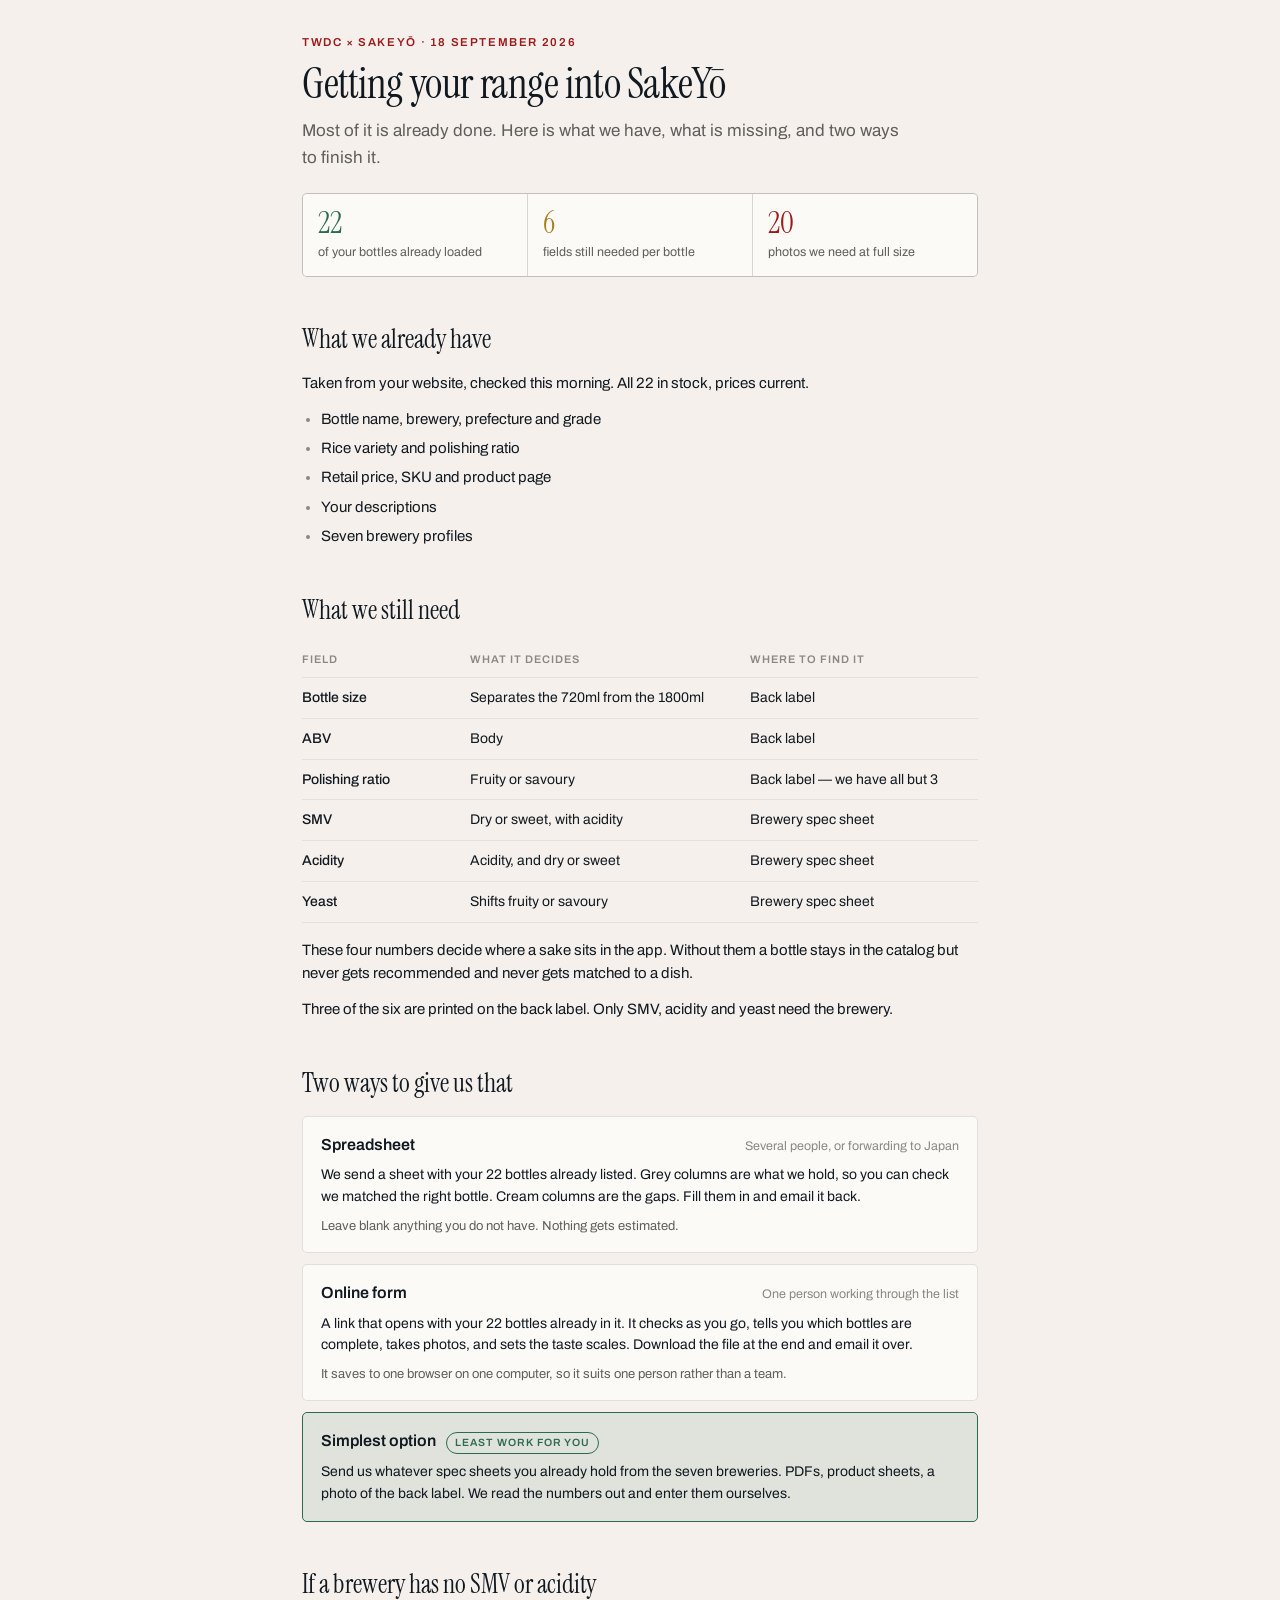
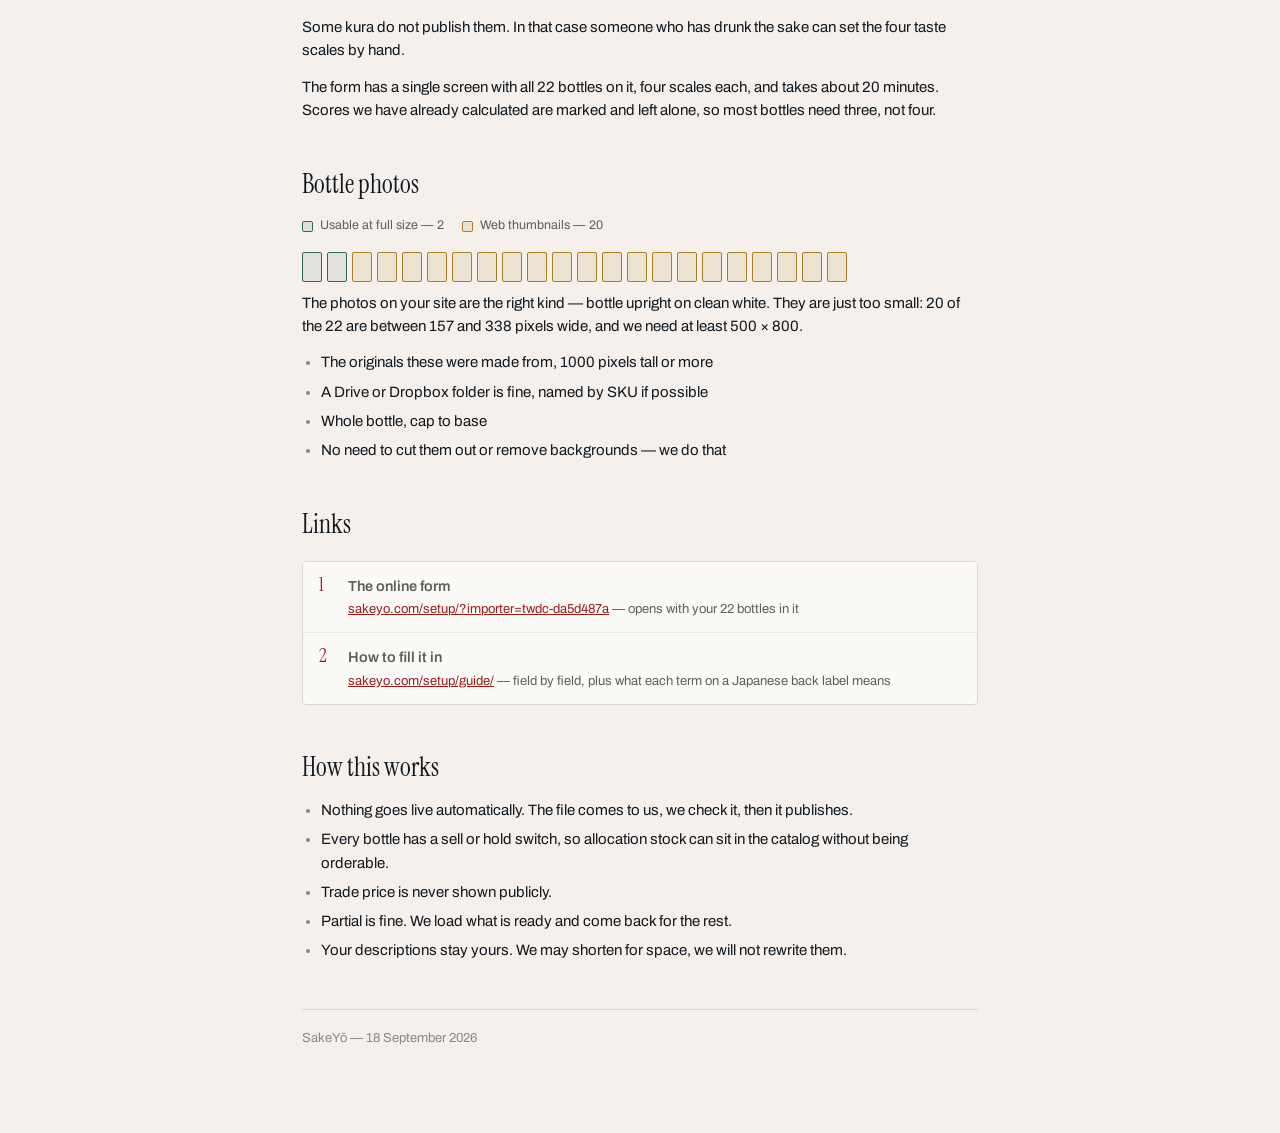
<file: setup/twdc-da5d487a/index.html>
<!doctype html>
<html lang="en">
<head>
<meta charset="utf-8">
<meta name="viewport" content="width=device-width, initial-scale=1">
<meta name="robots" content="noindex">
<title>TWDC Sake Setup</title>
<link rel="preconnect" href="https://fonts.googleapis.com">
<link rel="preconnect" href="https://fonts.gstatic.com" crossorigin>
<link rel="stylesheet" href="https://fonts.googleapis.com/css2?family=Instrument+Serif:ital@0;1&family=Archivo:wght@400;500;600&display=swap">
<style>
/* SakeYo's own tokens — same set the setup form and guide are built on. */
:root{
  --ground:#F5F0EB; --ground-2:#EDE6DD; --surface:#FCFAF7;
  --ink:#101820; --ink-mute:#5F5E5A; --ink-faint:#8A8880;
  --hair:rgba(16,24,32,.12); --hair-soft:rgba(16,24,32,.07);
  --accent:#9B1B1B; --accent-tint:rgba(155,27,27,.07);
  --sage:#2D6B4F; --sage-tint:rgba(45,107,79,.10);
  --amber:#A8801E; --amber-tint:rgba(168,128,30,.12);
  --r:5px;
}
@media (prefers-color-scheme:dark){
  :root:not([data-theme="light"]){
    --ground:#0d131a; --ground-2:#161d25; --surface:#141b23;
    --ink:#EDE6DD; --ink-mute:#A09E96; --ink-faint:#7C7A73;
    --hair:rgba(237,230,221,.16); --hair-soft:rgba(237,230,221,.08);
    --accent:#DC6A62; --accent-tint:rgba(220,106,98,.14);
    --sage:#7FB79A; --sage-tint:rgba(127,183,154,.15);
    --amber:#D8B45A; --amber-tint:rgba(216,180,90,.16);
  }
}
:root[data-theme="dark"]{
  --ground:#0d131a; --ground-2:#161d25; --surface:#141b23;
  --ink:#EDE6DD; --ink-mute:#A09E96; --ink-faint:#7C7A73;
  --hair:rgba(237,230,221,.16); --hair-soft:rgba(237,230,221,.08);
  --accent:#DC6A62; --accent-tint:rgba(220,106,98,.14);
  --sage:#7FB79A; --sage-tint:rgba(127,183,154,.15);
  --amber:#D8B45A; --amber-tint:rgba(216,180,90,.16);
}

*{box-sizing:border-box}
body{
  margin:0; background:var(--ground); color:var(--ink);
  font-family:"Archivo",-apple-system,BlinkMacSystemFont,"Segoe UI",sans-serif;
  font-size:15px; line-height:1.55; -webkit-font-smoothing:antialiased;
}
.wrap{max-width:720px; margin:0 auto; padding:34px 22px 72px}
p{margin:0 0 13px}
strong{font-weight:600}
em{font-style:italic}

.eyebrow{font-size:11.5px; font-weight:600; letter-spacing:.14em; text-transform:uppercase;
  color:var(--accent); margin:0 0 9px}
h1{font-family:"Instrument Serif",Georgia,serif; font-weight:400; font-size:42px; line-height:1.08;
  margin:0 0 12px; letter-spacing:-.01em; text-wrap:balance}
.lede{font-size:17px; color:var(--ink-mute); margin:0 0 4px; max-width:60ch}

h2{font-family:"Instrument Serif",Georgia,serif; font-weight:400; font-size:26px;
  margin:42px 0 12px; text-wrap:balance}
h3{font-size:14.5px; font-weight:600; margin:22px 0 6px}
ul{margin:0 0 13px; padding-left:19px}
li{margin-bottom:6px}
li::marker{color:var(--ink-faint)}

hr{border:0; border-top:1px solid var(--hair-soft); margin:34px 0}

/* the standing-position panel */
.state{display:grid; grid-template-columns:repeat(3,minmax(0,1fr)); gap:1px; margin:22px 0 6px;
  background:var(--hair); border:1px solid var(--hair); border-radius:var(--r); overflow:hidden}
.state div{background:var(--surface); padding:14px 15px}
.state b{display:block; font-family:"Instrument Serif",Georgia,serif; font-size:30px; line-height:1;
  font-weight:400; font-variant-numeric:tabular-nums; margin-bottom:5px}
.state span{font-size:12.5px; color:var(--ink-mute); display:block}
.state .ok b{color:var(--sage)}
.state .gap b{color:var(--amber)}
.state .bad b{color:var(--accent)}
@media (max-width:560px){ .state{grid-template-columns:1fr} }

/* route comparison — alternatives, not a sequence, so no numbering */
.route{border:1px solid var(--hair); border-radius:var(--r); background:var(--surface);
  padding:16px 18px; margin-bottom:11px}
.route.pick{border-color:var(--sage); background:var(--sage-tint)}
.route .top{display:flex; align-items:baseline; gap:10px; flex-wrap:wrap; margin-bottom:7px}
.route h3{margin:0; font-size:16px}
.route .tag{font-size:10.5px; font-weight:600; letter-spacing:.1em; text-transform:uppercase;
  color:var(--sage); border:1px solid var(--sage); border-radius:999px; padding:2px 8px}
.route .who{margin-left:auto; font-size:12.5px; color:var(--ink-faint)}
.route p{margin:0 0 8px; font-size:14px}
.route p:last-child{margin-bottom:0}
.route .cost{font-size:13px; color:var(--ink-mute)}
.route .cost b{font-weight:600; color:var(--ink)}

/* unit chart: one square per bottle photo */
.units{display:flex; flex-wrap:wrap; gap:5px; margin:16px 0 10px}
.units i{width:20px; height:30px; border-radius:2px; background:var(--amber-tint);
  border:1px solid var(--amber); display:block}
.units i.ok{background:var(--sage-tint); border-color:var(--sage)}
.key{display:flex; gap:18px; flex-wrap:wrap; font-size:12.5px; color:var(--ink-mute); margin-bottom:6px}
.key span{display:flex; align-items:center; gap:7px}
.key s{width:11px; height:11px; border-radius:2px; text-decoration:none; display:block;
  background:var(--amber-tint); border:1px solid var(--amber)}
.key s.ok{background:var(--sage-tint); border-color:var(--sage)}

.note{border-left:2px solid var(--accent); background:var(--accent-tint);
  padding:12px 15px; border-radius:0 var(--r) var(--r) 0; margin:16px 0; font-size:14px}
.note p:last-child{margin-bottom:0}

table{width:100%; border-collapse:collapse; margin:12px 0 16px; font-size:14px}
th,td{text-align:left; padding:9px 12px 9px 0; border-bottom:1px solid var(--hair-soft); vertical-align:top}
th{font-size:11px; letter-spacing:.09em; text-transform:uppercase; color:var(--ink-faint); font-weight:600}
td.what{font-weight:500; width:12em}
td code{font-size:12.5px}

code{font-family:ui-monospace,SFMono-Regular,Menlo,monospace; font-size:13px;
  background:var(--ground-2); padding:1px 5px; border-radius:3px; word-break:break-all}
a{color:var(--accent)}

.hand{border:1px solid var(--hair); border-radius:var(--r); overflow:hidden; margin:16px 0}
.hand div{display:flex; gap:13px; padding:13px 16px; background:var(--surface); align-items:baseline}
.hand div + div{border-top:1px solid var(--hair-soft)}
.hand .n{font-family:"Instrument Serif",Georgia,serif; font-size:19px; color:var(--accent); line-height:1;
  min-width:16px; font-variant-numeric:tabular-nums}
.hand b{display:block; font-weight:600; font-size:14.5px; margin-bottom:2px}
.hand span{font-size:13px; color:var(--ink-mute)}

.foot{margin-top:46px; padding-top:18px; border-top:1px solid var(--hair);
  font-size:13px; color:var(--ink-faint)}
@media (prefers-reduced-motion:reduce){ *{transition:none!important; animation:none!important} }
</style>
</head>
<body>

<div class="wrap">

<p class="eyebrow">TWDC &times; SakeY&#333; &middot; 18 September 2026</p>
<h1>Getting your range into SakeY&#333;</h1>
<p class="lede">Most of it is already done. Here is what we have, what is missing, and two ways to finish it.</p>

<div class="state">
  <div class="ok"><b>22</b><span>of your bottles already loaded</span></div>
  <div class="gap"><b>6</b><span>fields still needed per bottle</span></div>
  <div class="bad"><b>20</b><span>photos we need at full size</span></div>
</div>

<h2>What we already have</h2>
<p>Taken from your website, checked this morning. All 22 in stock, prices current.</p>
<ul>
  <li>Bottle name, brewery, prefecture and grade</li>
  <li>Rice variety and polishing ratio</li>
  <li>Retail price, SKU and product page</li>
  <li>Your descriptions</li>
  <li>Seven brewery profiles</li>
</ul>

<h2>What we still need</h2>
<table>
  <tr><th>Field</th><th>What it decides</th><th>Where to find it</th></tr>
  <tr><td class="what">Bottle size</td><td>Separates the 720ml from the 1800ml</td><td>Back label</td></tr>
  <tr><td class="what">ABV</td><td>Body</td><td>Back label</td></tr>
  <tr><td class="what">Polishing ratio</td><td>Fruity or savoury</td><td>Back label &mdash; we have all but 3</td></tr>
  <tr><td class="what">SMV</td><td>Dry or sweet, with acidity</td><td>Brewery spec sheet</td></tr>
  <tr><td class="what">Acidity</td><td>Acidity, and dry or sweet</td><td>Brewery spec sheet</td></tr>
  <tr><td class="what">Yeast</td><td>Shifts fruity or savoury</td><td>Brewery spec sheet</td></tr>
</table>
<p>These four numbers decide where a sake sits in the app. Without them a bottle stays in the catalog but never gets recommended and never gets matched to a dish.</p>
<p>Three of the six are printed on the back label. Only SMV, acidity and yeast need the brewery.</p>

<h2>Two ways to give us that</h2>

<div class="route">
  <div class="top"><h3>Spreadsheet</h3><span class="who">Several people, or forwarding to Japan</span></div>
  <p>We send a sheet with your 22 bottles already listed. Grey columns are what we hold, so you can check we matched the right bottle. Cream columns are the gaps. Fill them in and email it back.</p>
  <p class="cost">Leave blank anything you do not have. Nothing gets estimated.</p>
</div>

<div class="route">
  <div class="top"><h3>Online form</h3><span class="who">One person working through the list</span></div>
  <p>A link that opens with your 22 bottles already in it. It checks as you go, tells you which bottles are complete, takes photos, and sets the taste scales. Download the file at the end and email it over.</p>
  <p class="cost">It saves to one browser on one computer, so it suits one person rather than a team.</p>
</div>

<div class="route pick">
  <div class="top"><h3>Simplest option</h3><span class="tag">Least work for you</span></div>
  <p>Send us whatever spec sheets you already hold from the seven breweries. PDFs, product sheets, a photo of the back label. We read the numbers out and enter them ourselves.</p>
</div>

<h2>If a brewery has no SMV or acidity</h2>
<p>Some kura do not publish them. In that case someone who has drunk the sake can set the four taste scales by hand.</p>
<p>The form has a single screen with all 22 bottles on it, four scales each, and takes about 20 minutes. Scores we have already calculated are marked and left alone, so most bottles need three, not four.</p>

<h2>Bottle photos</h2>
<div class="key">
  <span><s class="ok"></s> Usable at full size &mdash; 2</span>
  <span><s></s> Web thumbnails &mdash; 20</span>
</div>
<div class="units">
  <i class="ok"></i><i class="ok"></i>
  <i></i><i></i><i></i><i></i><i></i><i></i><i></i><i></i><i></i><i></i>
  <i></i><i></i><i></i><i></i><i></i><i></i><i></i><i></i><i></i><i></i>
</div>
<p>The photos on your site are the right kind &mdash; bottle upright on clean white. They are just too small: 20 of the 22 are between 157 and 338 pixels wide, and we need at least 500 &times; 800.</p>
<ul>
  <li>The originals these were made from, 1000 pixels tall or more</li>
  <li>A Drive or Dropbox folder is fine, named by SKU if possible</li>
  <li>Whole bottle, cap to base</li>
  <li>No need to cut them out or remove backgrounds &mdash; we do that</li>
</ul>

<h2>Links</h2>
<div class="hand">
  <div><span class="n">1</span><span><b>The online form</b><span><a href="../?importer=twdc-da5d487a">sakeyo.com/setup/?importer=twdc-da5d487a</a> &mdash; opens with your 22 bottles in it</span></span></div>
  <div><span class="n">2</span><span><b>How to fill it in</b><span><a href="../guide/">sakeyo.com/setup/guide/</a> &mdash; field by field, plus what each term on a Japanese back label means</span></span></div>
</div>

<h2>How this works</h2>
<ul>
  <li>Nothing goes live automatically. The file comes to us, we check it, then it publishes.</li>
  <li>Every bottle has a sell or hold switch, so allocation stock can sit in the catalog without being orderable.</li>
  <li>Trade price is never shown publicly.</li>
  <li>Partial is fine. We load what is ready and come back for the rest.</li>
  <li>Your descriptions stay yours. We may shorten for space, we will not rewrite them.</li>
</ul>

<p class="foot">SakeY&#333; &mdash; 18 September 2026</p>

</div>
</body>
</html>
</file>
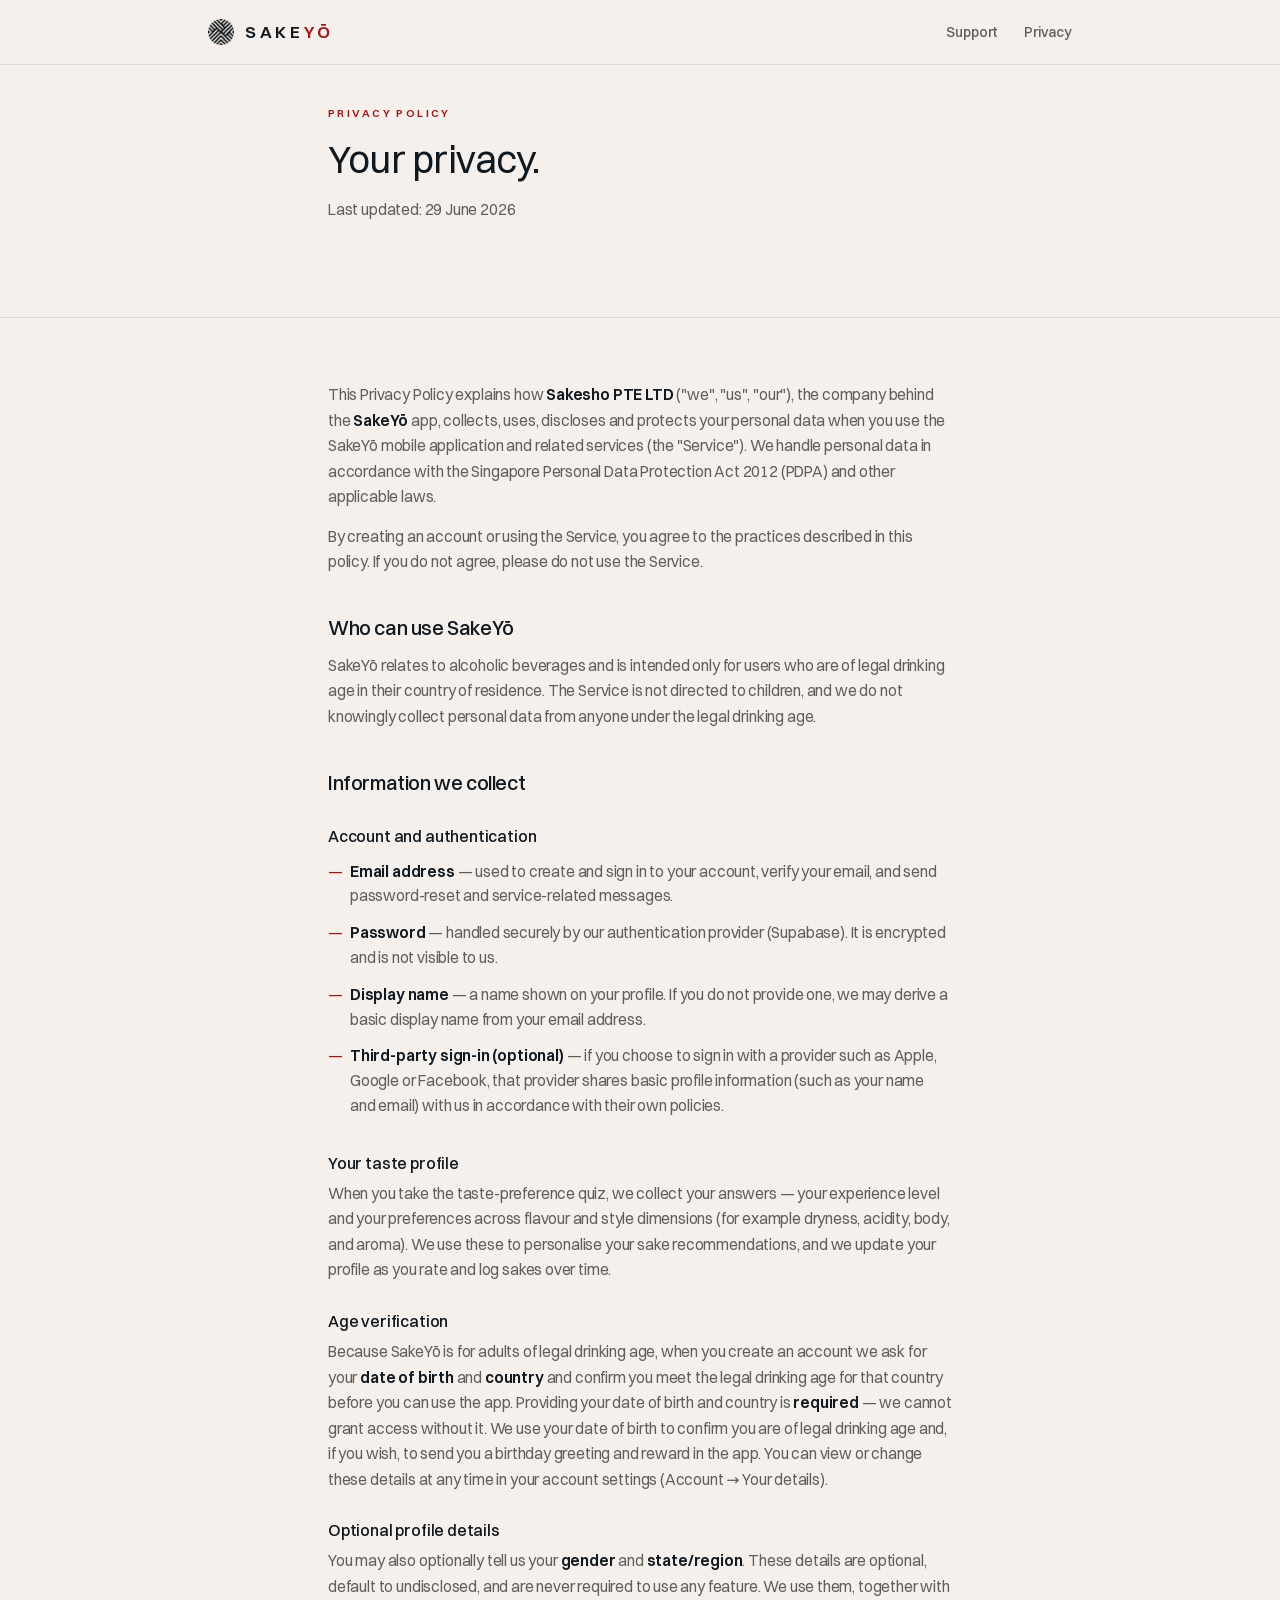
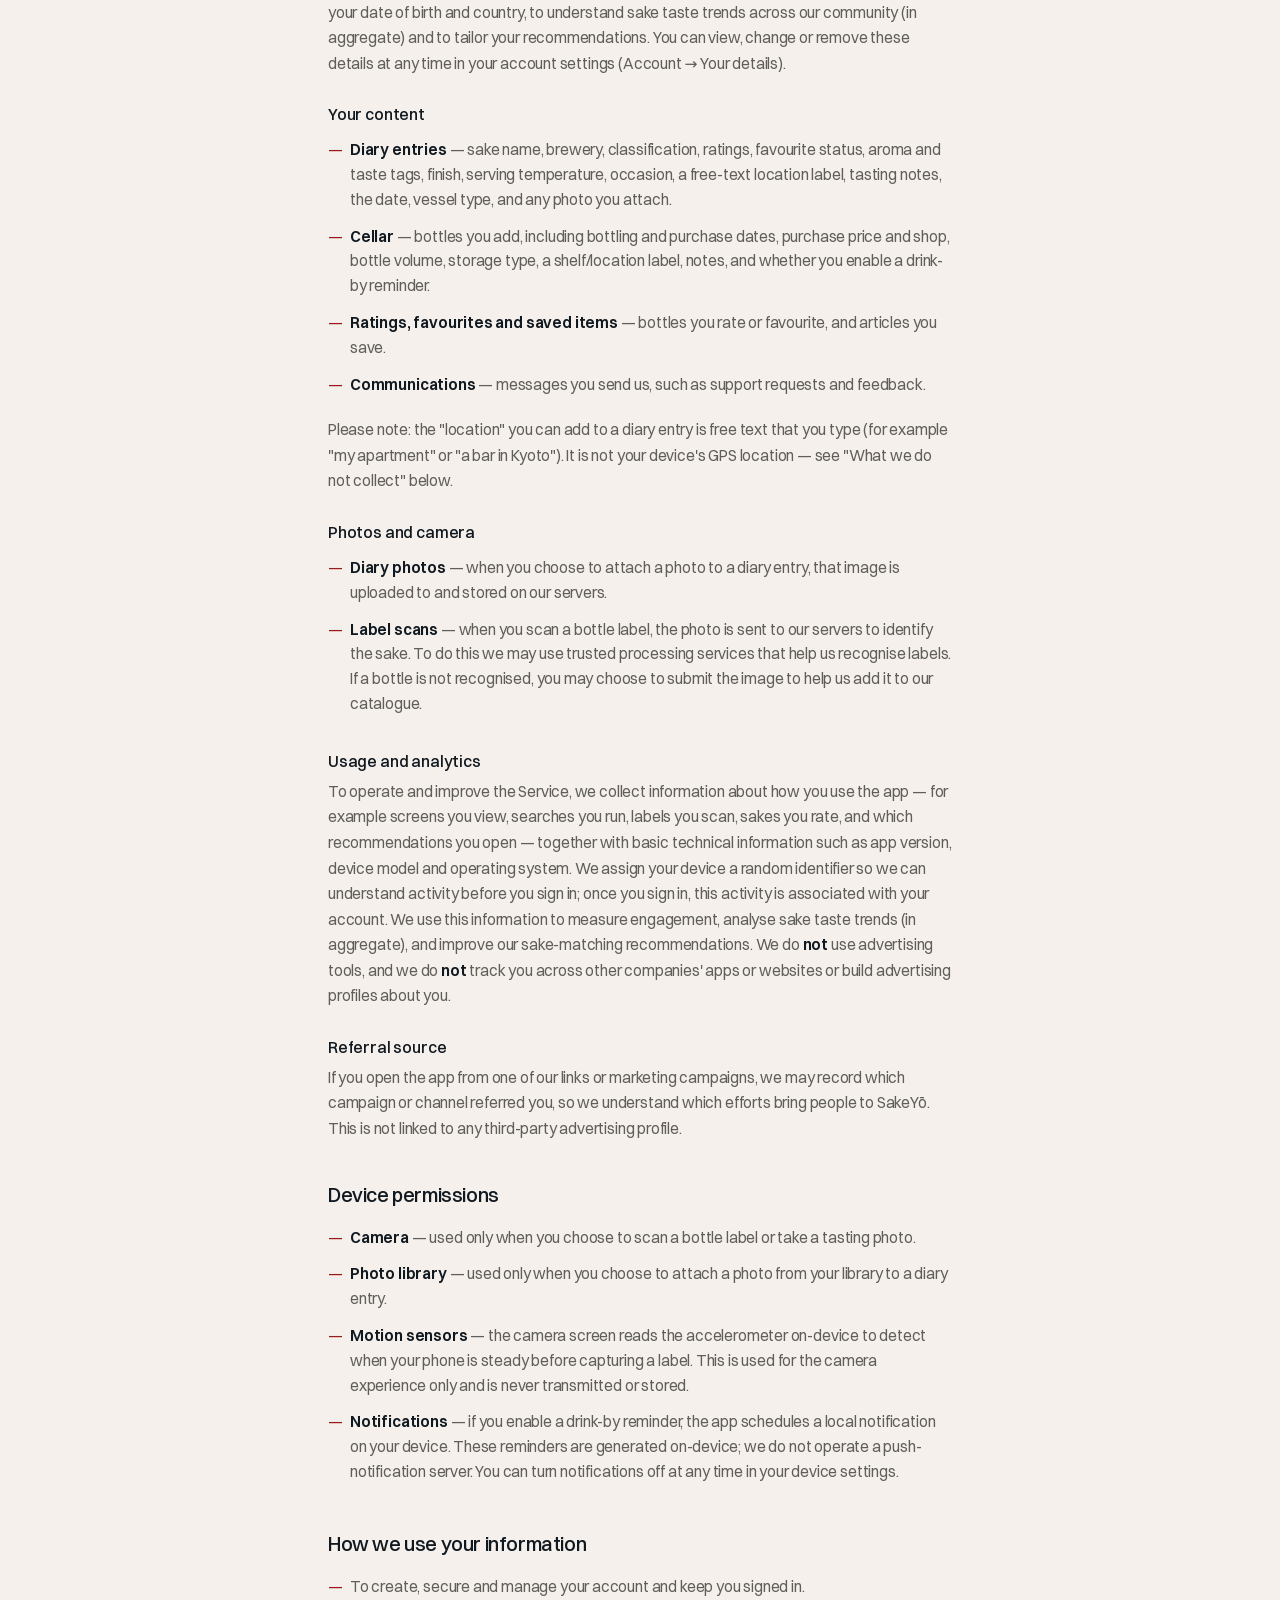
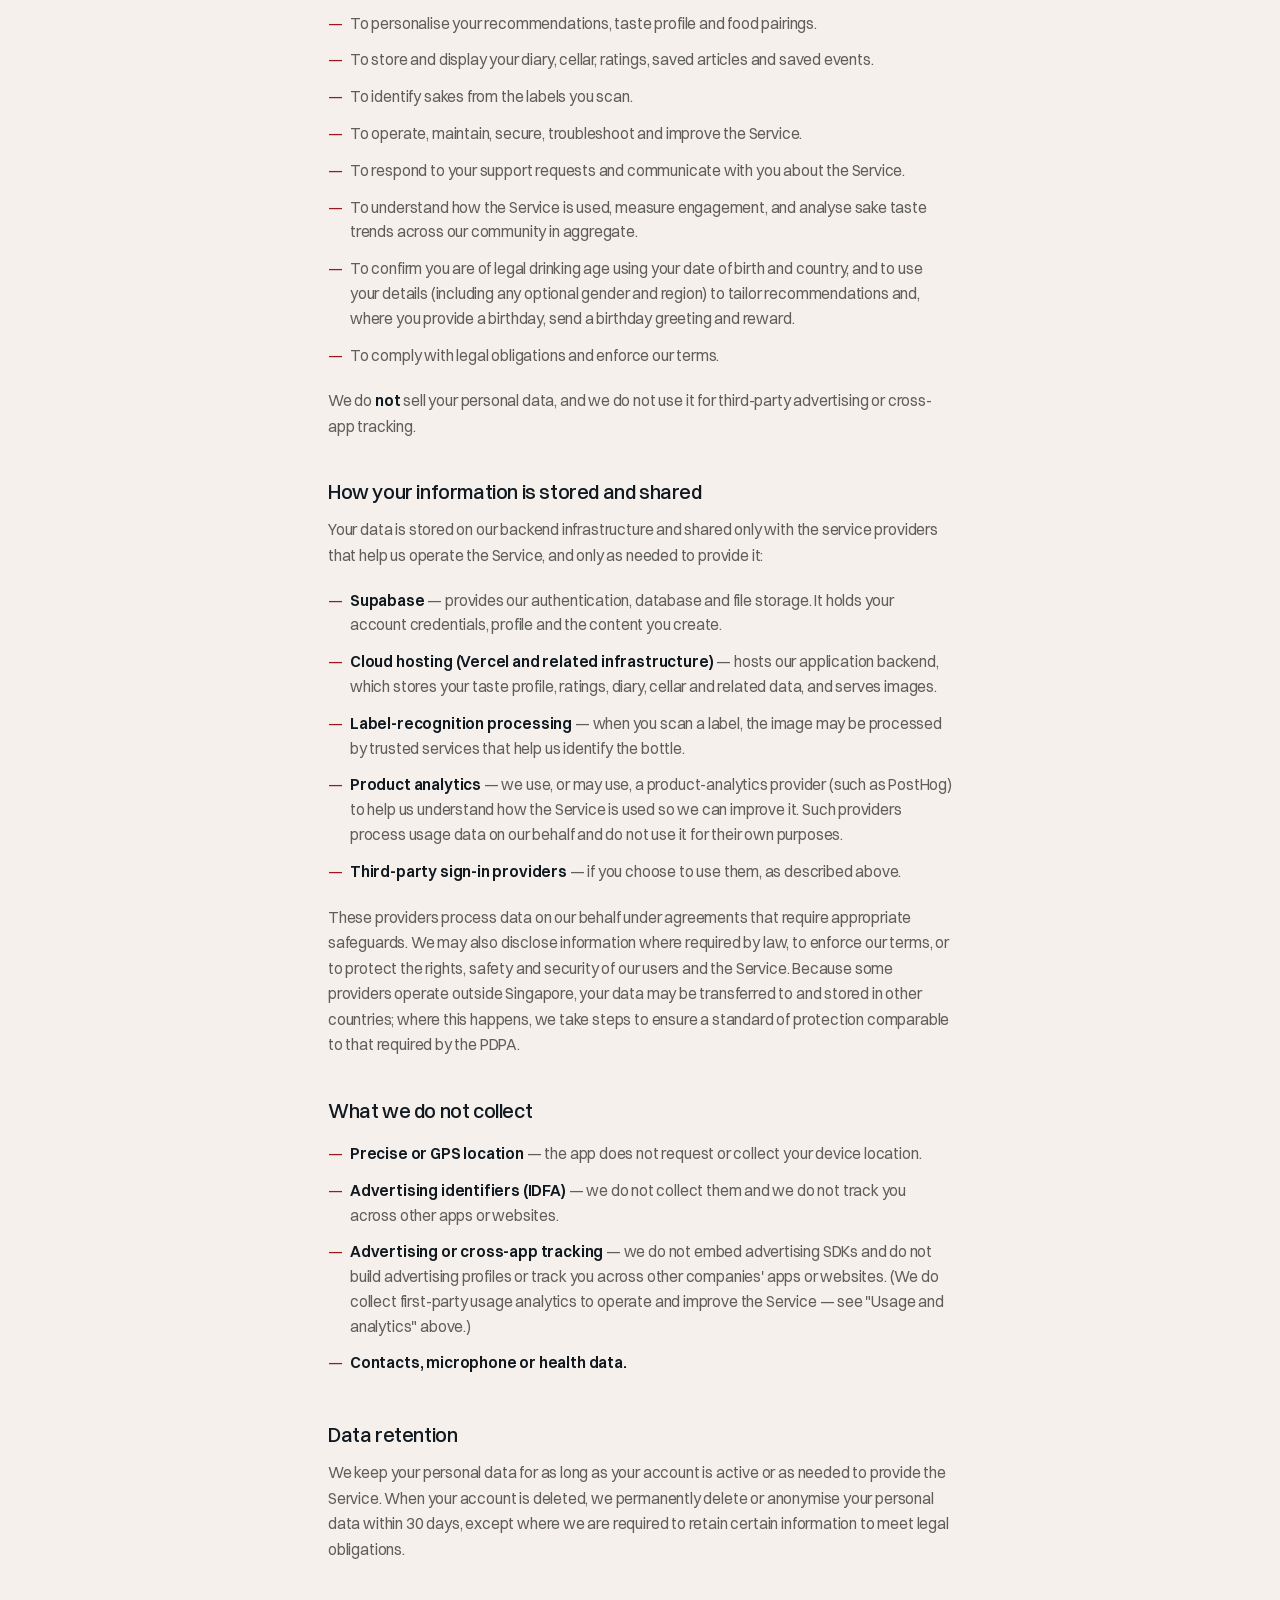
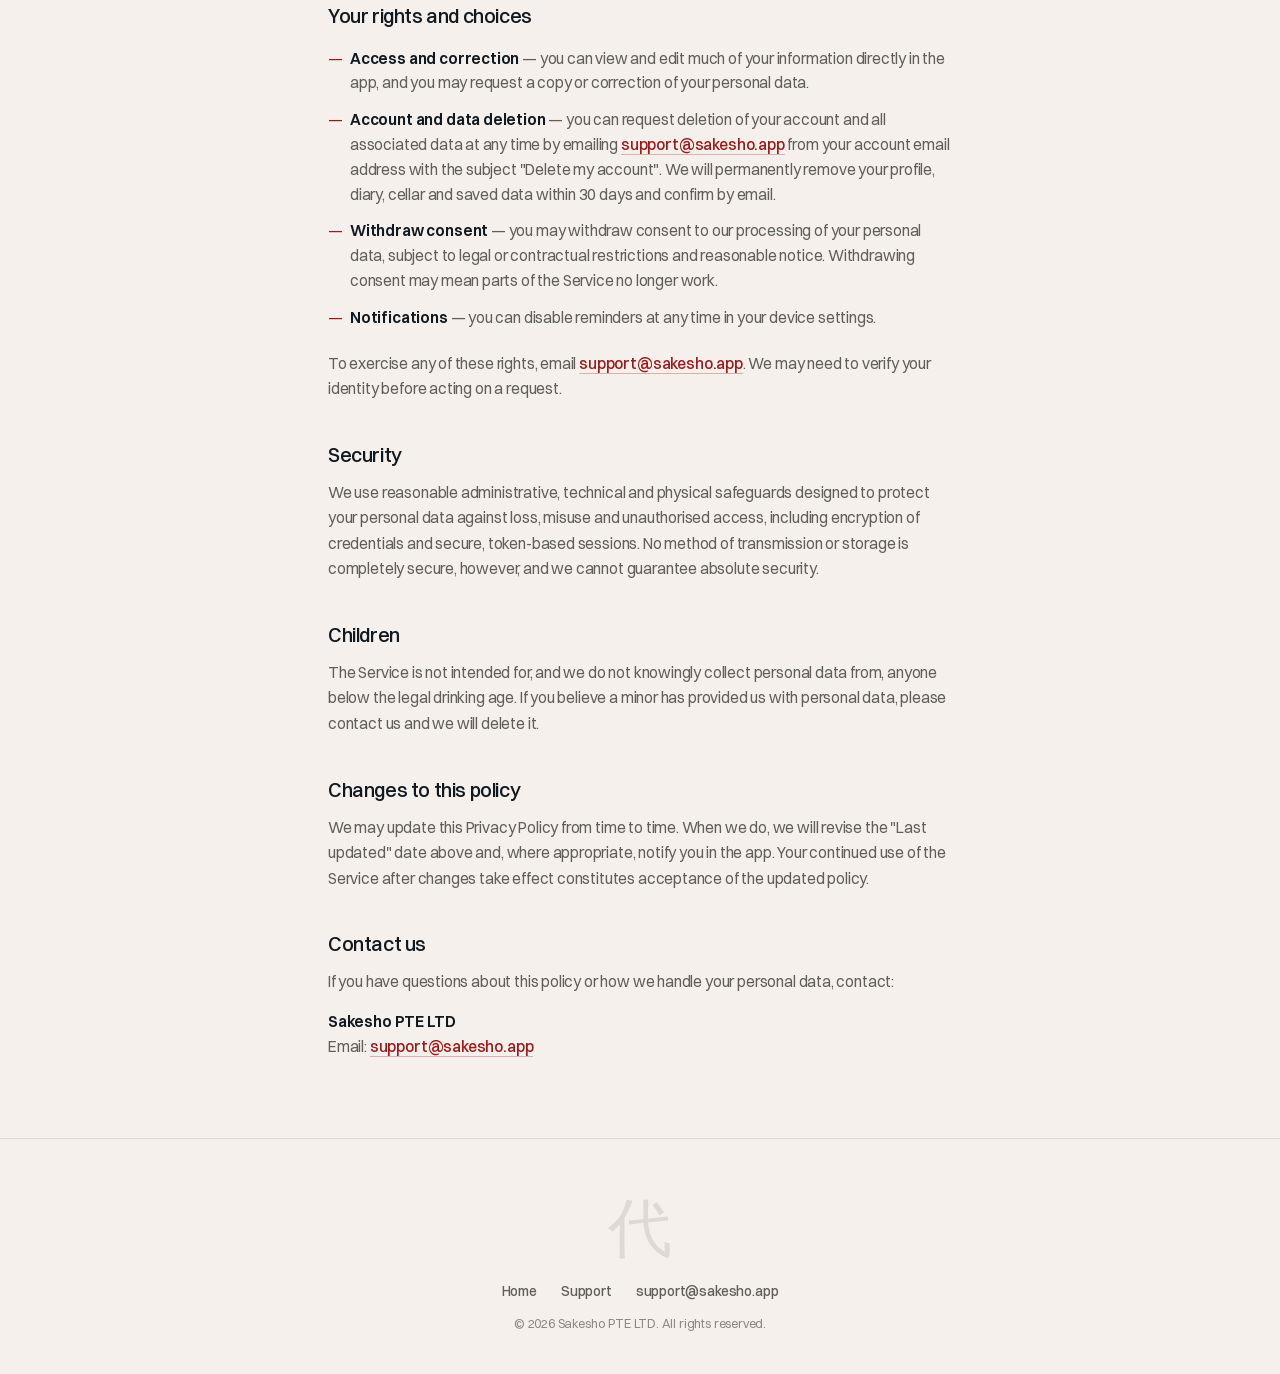
<file: privacy.html>
<!DOCTYPE html>
<html lang="en">
<head>
<meta charset="utf-8">
<meta name="viewport" content="width=device-width, initial-scale=1">
<title>Privacy Policy — SakeYō</title>
<meta name="description" content="How SakeYō collects, uses, shares and protects your personal data.">
<link rel="preload" href="fonts/Switzer-400.woff2" as="font" type="font/woff2" crossorigin>
<link rel="stylesheet" href="styles.css?v=3">
</head>
<body>

<nav class="nav">
  <div class="wrap">
    <a href="index.html" class="brand">
      <img class="brand-mark" src="images/logomark-black.png" alt="">
      <span class="wordmark">SAKE<span class="o">YŌ</span></span>
    </a>
    <div class="nav-links">
      <a href="support.html">Support</a>
      <a href="privacy.html">Privacy</a>
    </div>
  </div>
</nav>

<header class="hero">
  <div class="wrap prose">
    <div class="overline">Privacy Policy</div>
    <h1>Your privacy.</h1>
    <p class="lead">Last updated: 29 June 2026</p>
  </div>
</header>

<section>
  <div class="wrap prose">
    <p>This Privacy Policy explains how <strong>Sakesho PTE LTD</strong> ("we", "us", "our"), the company behind the <strong>SakeYō</strong> app, collects, uses, discloses and protects your personal data when you use the SakeYō mobile application and related services (the "Service"). We handle personal data in accordance with the Singapore Personal Data Protection Act 2012 (PDPA) and other applicable laws.</p>
    <p>By creating an account or using the Service, you agree to the practices described in this policy. If you do not agree, please do not use the Service.</p>

    <h2>Who can use SakeYō</h2>
    <p>SakeYō relates to alcoholic beverages and is intended only for users who are of legal drinking age in their country of residence. The Service is not directed to children, and we do not knowingly collect personal data from anyone under the legal drinking age.</p>

    <h2>Information we collect</h2>

    <h3>Account and authentication</h3>
    <ul>
      <li><strong>Email address</strong> — used to create and sign in to your account, verify your email, and send password-reset and service-related messages.</li>
      <li><strong>Password</strong> — handled securely by our authentication provider (Supabase). It is encrypted and is not visible to us.</li>
      <li><strong>Display name</strong> — a name shown on your profile. If you do not provide one, we may derive a basic display name from your email address.</li>
      <li><strong>Third-party sign-in (optional)</strong> — if you choose to sign in with a provider such as Apple, Google or Facebook, that provider shares basic profile information (such as your name and email) with us in accordance with their own policies.</li>
    </ul>

    <h3>Your taste profile</h3>
    <p>When you take the taste-preference quiz, we collect your answers — your experience level and your preferences across flavour and style dimensions (for example dryness, acidity, body, and aroma). We use these to personalise your sake recommendations, and we update your profile as you rate and log sakes over time.</p>

    <h3>Age verification</h3>
    <p>Because SakeYō is for adults of legal drinking age, when you create an account we ask for your <strong>date of birth</strong> and <strong>country</strong> and confirm you meet the legal drinking age for that country before you can use the app. Providing your date of birth and country is <strong>required</strong> — we cannot grant access without it. We use your date of birth to confirm you are of legal drinking age and, if you wish, to send you a birthday greeting and reward in the app. You can view or change these details at any time in your account settings (Account → Your details).</p>

    <h3>Optional profile details</h3>
    <p>You may also optionally tell us your <strong>gender</strong> and <strong>state/region</strong>. These details are optional, default to undisclosed, and are never required to use any feature. We use them, together with your date of birth and country, to understand sake taste trends across our community (in aggregate) and to tailor your recommendations. You can view, change or remove these details at any time in your account settings (Account → Your details).</p>

    <h3>Your content</h3>
    <ul>
      <li><strong>Diary entries</strong> — sake name, brewery, classification, ratings, favourite status, aroma and taste tags, finish, serving temperature, occasion, a free-text location label, tasting notes, the date, vessel type, and any photo you attach.</li>
      <li><strong>Cellar</strong> — bottles you add, including bottling and purchase dates, purchase price and shop, bottle volume, storage type, a shelf/location label, notes, and whether you enable a drink-by reminder.</li>
      <li><strong>Ratings, favourites and saved items</strong> — bottles you rate or favourite, and articles you save.</li>
      <li><strong>Communications</strong> — messages you send us, such as support requests and feedback.</li>
    </ul>
    <p>Please note: the "location" you can add to a diary entry is free text that you type (for example "my apartment" or "a bar in Kyoto"). It is not your device's GPS location — see "What we do not collect" below.</p>

    <h3>Photos and camera</h3>
    <ul>
      <li><strong>Diary photos</strong> — when you choose to attach a photo to a diary entry, that image is uploaded to and stored on our servers.</li>
      <li><strong>Label scans</strong> — when you scan a bottle label, the photo is sent to our servers to identify the sake. To do this we may use trusted processing services that help us recognise labels. If a bottle is not recognised, you may choose to submit the image to help us add it to our catalogue.</li>
    </ul>

    <h3>Usage and analytics</h3>
    <p>To operate and improve the Service, we collect information about how you use the app — for example screens you view, searches you run, labels you scan, sakes you rate, and which recommendations you open — together with basic technical information such as app version, device model and operating system. We assign your device a random identifier so we can understand activity before you sign in; once you sign in, this activity is associated with your account. We use this information to measure engagement, analyse sake taste trends (in aggregate), and improve our sake-matching recommendations. We do <strong>not</strong> use advertising tools, and we do <strong>not</strong> track you across other companies' apps or websites or build advertising profiles about you.</p>

    <h3>Referral source</h3>
    <p>If you open the app from one of our links or marketing campaigns, we may record which campaign or channel referred you, so we understand which efforts bring people to SakeYō. This is not linked to any third-party advertising profile.</p>

    <h2>Device permissions</h2>
    <ul>
      <li><strong>Camera</strong> — used only when you choose to scan a bottle label or take a tasting photo.</li>
      <li><strong>Photo library</strong> — used only when you choose to attach a photo from your library to a diary entry.</li>
      <li><strong>Motion sensors</strong> — the camera screen reads the accelerometer on-device to detect when your phone is steady before capturing a label. This is used for the camera experience only and is never transmitted or stored.</li>
      <li><strong>Notifications</strong> — if you enable a drink-by reminder, the app schedules a local notification on your device. These reminders are generated on-device; we do not operate a push-notification server. You can turn notifications off at any time in your device settings.</li>
    </ul>

    <h2>How we use your information</h2>
    <ul>
      <li>To create, secure and manage your account and keep you signed in.</li>
      <li>To personalise your recommendations, taste profile and food pairings.</li>
      <li>To store and display your diary, cellar, ratings, saved articles and saved events.</li>
      <li>To identify sakes from the labels you scan.</li>
      <li>To operate, maintain, secure, troubleshoot and improve the Service.</li>
      <li>To respond to your support requests and communicate with you about the Service.</li>
      <li>To understand how the Service is used, measure engagement, and analyse sake taste trends across our community in aggregate.</li>
      <li>To confirm you are of legal drinking age using your date of birth and country, and to use your details (including any optional gender and region) to tailor recommendations and, where you provide a birthday, send a birthday greeting and reward.</li>
      <li>To comply with legal obligations and enforce our terms.</li>
    </ul>
    <p>We do <strong>not</strong> sell your personal data, and we do not use it for third-party advertising or cross-app tracking.</p>

    <h2>How your information is stored and shared</h2>
    <p>Your data is stored on our backend infrastructure and shared only with the service providers that help us operate the Service, and only as needed to provide it:</p>
    <ul>
      <li><strong>Supabase</strong> — provides our authentication, database and file storage. It holds your account credentials, profile and the content you create.</li>
      <li><strong>Cloud hosting (Vercel and related infrastructure)</strong> — hosts our application backend, which stores your taste profile, ratings, diary, cellar and related data, and serves images.</li>
      <li><strong>Label-recognition processing</strong> — when you scan a label, the image may be processed by trusted services that help us identify the bottle.</li>
      <li><strong>Product analytics</strong> — we use, or may use, a product-analytics provider (such as PostHog) to help us understand how the Service is used so we can improve it. Such providers process usage data on our behalf and do not use it for their own purposes.</li>
      <li><strong>Third-party sign-in providers</strong> — if you choose to use them, as described above.</li>
    </ul>
    <p>These providers process data on our behalf under agreements that require appropriate safeguards. We may also disclose information where required by law, to enforce our terms, or to protect the rights, safety and security of our users and the Service. Because some providers operate outside Singapore, your data may be transferred to and stored in other countries; where this happens, we take steps to ensure a standard of protection comparable to that required by the PDPA.</p>

    <h2>What we do not collect</h2>
    <ul>
      <li><strong>Precise or GPS location</strong> — the app does not request or collect your device location.</li>
      <li><strong>Advertising identifiers (IDFA)</strong> — we do not collect them and we do not track you across other apps or websites.</li>
      <li><strong>Advertising or cross-app tracking</strong> — we do not embed advertising SDKs and do not build advertising profiles or track you across other companies' apps or websites. (We do collect first-party usage analytics to operate and improve the Service — see "Usage and analytics" above.)</li>
      <li><strong>Contacts, microphone or health data.</strong></li>
    </ul>

    <h2>Data retention</h2>
    <p>We keep your personal data for as long as your account is active or as needed to provide the Service. When your account is deleted, we permanently delete or anonymise your personal data within 30 days, except where we are required to retain certain information to meet legal obligations.</p>

    <h2>Your rights and choices</h2>
    <ul>
      <li><strong>Access and correction</strong> — you can view and edit much of your information directly in the app, and you may request a copy or correction of your personal data.</li>
      <li><strong>Account and data deletion</strong> — you can request deletion of your account and all associated data at any time by emailing <a href="mailto:support@sakesho.app">support@sakesho.app</a> from your account email address with the subject "Delete my account". We will permanently remove your profile, diary, cellar and saved data within 30 days and confirm by email.</li>
      <li><strong>Withdraw consent</strong> — you may withdraw consent to our processing of your personal data, subject to legal or contractual restrictions and reasonable notice. Withdrawing consent may mean parts of the Service no longer work.</li>
      <li><strong>Notifications</strong> — you can disable reminders at any time in your device settings.</li>
    </ul>
    <p>To exercise any of these rights, email <a href="mailto:support@sakesho.app">support@sakesho.app</a>. We may need to verify your identity before acting on a request.</p>

    <h2>Security</h2>
    <p>We use reasonable administrative, technical and physical safeguards designed to protect your personal data against loss, misuse and unauthorised access, including encryption of credentials and secure, token-based sessions. No method of transmission or storage is completely secure, however, and we cannot guarantee absolute security.</p>

    <h2>Children</h2>
    <p>The Service is not intended for, and we do not knowingly collect personal data from, anyone below the legal drinking age. If you believe a minor has provided us with personal data, please contact us and we will delete it.</p>

    <h2>Changes to this policy</h2>
    <p>We may update this Privacy Policy from time to time. When we do, we will revise the "Last updated" date above and, where appropriate, notify you in the app. Your continued use of the Service after changes take effect constitutes acceptance of the updated policy.</p>

    <h2>Contact us</h2>
    <p>If you have questions about this policy or how we handle your personal data, contact:</p>
    <p><strong>Sakesho PTE LTD</strong><br>
    Email: <a href="mailto:support@sakesho.app">support@sakesho.app</a></p>
  </div>
</section>

<footer>
  <div class="wrap">
    <div class="kanji">代</div>
    <div class="foot-links">
      <a href="index.html">Home</a>
      <a href="support.html">Support</a>
      <a href="mailto:support@sakesho.app">support@sakesho.app</a>
    </div>
    <div class="copy">© 2026 Sakesho PTE LTD. All rights reserved.</div>
  </div>
</footer>

</body>
</html>
</file>
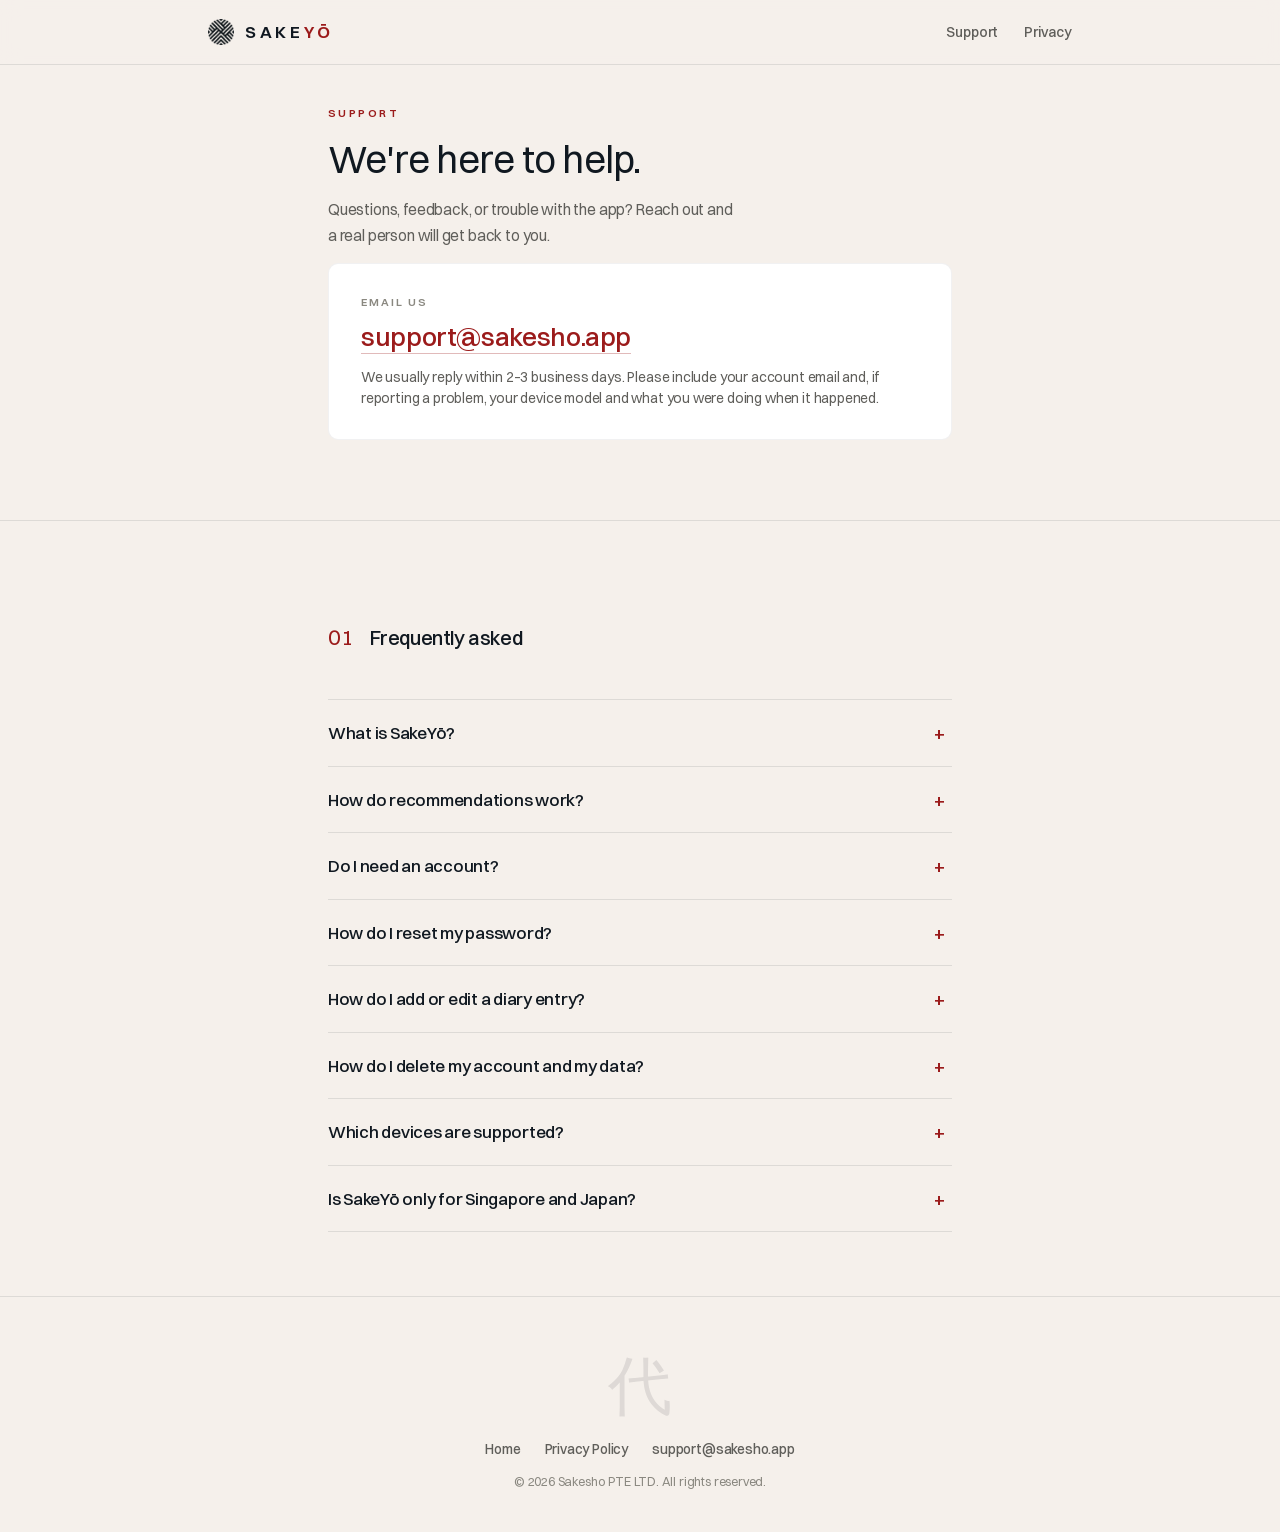
<file: support.html>
<!DOCTYPE html>
<html lang="en">
<head>
<meta charset="utf-8">
<meta name="viewport" content="width=device-width, initial-scale=1">
<title>Support — SakeYō</title>
<meta name="description" content="Get help with SakeYō. Contact our team and find answers to common questions.">
<link rel="preload" href="fonts/Switzer-400.woff2" as="font" type="font/woff2" crossorigin>
<link rel="stylesheet" href="styles.css?v=3">
</head>
<body>

<nav class="nav">
  <div class="wrap">
    <a href="index.html" class="brand">
      <img class="brand-mark" src="images/logomark-black.png" alt="">
      <span class="wordmark">SAKE<span class="o">YŌ</span></span>
    </a>
    <div class="nav-links">
      <a href="support.html">Support</a>
      <a href="privacy.html">Privacy</a>
    </div>
  </div>
</nav>

<header class="hero">
  <div class="wrap prose">
    <div class="overline">Support</div>
    <h1>We're here to help.</h1>
    <p class="lead">Questions, feedback, or trouble with the app? Reach out and a real person will get back to you.</p>

    <div class="card">
      <div class="label">Email us</div>
      <div class="email"><a href="mailto:support@sakesho.app">support@sakesho.app</a></div>
      <div class="note">We usually reply within 2–3 business days. Please include your account email and, if reporting a problem, your device model and what you were doing when it happened.</div>
    </div>
  </div>
</header>

<section>
  <div class="wrap prose">
    <div class="sec-head"><span class="num">01</span><h2>Frequently asked</h2></div>
    <div class="faq">

      <details>
        <summary>What is SakeYō?</summary>
        <div class="ans">SakeYō is a companion app for people who love sake. It learns your palate from a short taste-profile quiz, then recommends bottles matched to your taste, helps you pair sake with food, keeps a tasting diary and cellar, and surfaces sake events and places to drink across Singapore and Japan.</div>
      </details>

      <details>
        <summary>How do recommendations work?</summary>
        <div class="ans">When you first sign in, you take a short taste-profile quiz. SakeYō uses your answers — and the sakes you rate and log over time — to score each bottle for how well it fits your taste. The more you log, the sharper your profile becomes. You can retake the quiz anytime from your profile.</div>
      </details>

      <details>
        <summary>Do I need an account?</summary>
        <div class="ans">Yes. An account lets SakeYō save your taste profile, diary, cellar and saved events across sessions. You can create one with your email address from the sign-up screen.</div>
      </details>

      <details>
        <summary>How do I reset my password?</summary>
        <div class="ans">On the sign-in screen, tap <strong>Forgot password</strong> and enter your account email. We'll send a link to reset it. If the email doesn't arrive, check your spam folder or write to <a href="mailto:support@sakesho.app">support@sakesho.app</a>.</div>
      </details>

      <details>
        <summary>How do I add or edit a diary entry?</summary>
        <div class="ans">Open the Diary and tap to add a new entry. You can record the sake name, brewery, date, serving temperature, vessel, tasting notes, food pairings, a photo and a 1–5 star rating. Tap any existing entry to view it in full, then edit or delete it from there.</div>
      </details>

      <details>
        <summary>How do I delete my account and my data?</summary>
        <div class="ans">You can request deletion of your account and all associated data at any time. Email <a href="mailto:support@sakesho.app">support@sakesho.app</a> from your account email address with the subject "Delete my account". We will permanently remove your profile, diary, cellar and saved data within 30 days and confirm by email.</div>
      </details>

      <details>
        <summary>Which devices are supported?</summary>
        <div class="ans">SakeYō runs on iPhone, iPad and Android phones. It is available in Singapore on the <a href="https://apps.apple.com/sg/app/id6757003623">App Store</a> and <a href="https://play.google.com/store/apps/details?id=com.sakeyo.app">Google Play</a>. We recommend keeping your phone&rsquo;s software up to date.</div>
      </details>

      <details>
        <summary>Is SakeYō only for Singapore and Japan?</summary>
        <div class="ans">You can use the diary, cellar, pairing, recommendations and learning features anywhere. The events calendar and the curated places to drink currently focus on Singapore and Japan, with more regions to come.</div>
      </details>

    </div>
  </div>
</section>

<footer>
  <div class="wrap">
    <div class="kanji">代</div>
    <div class="foot-links">
      <a href="index.html">Home</a>
      <a href="privacy.html">Privacy Policy</a>
      <a href="mailto:support@sakesho.app">support@sakesho.app</a>
    </div>
    <div class="copy">© 2026 Sakesho PTE LTD. All rights reserved.</div>
  </div>
</footer>

</body>
</html>
</file>
<file: styles.css>
/* Sakesho — site styles (Kinfolk direction, matched to app UI kit) */
/* Switzer by Indian Type Foundry, Fontshare free licence (fonts/Switzer-LICENSE.txt) */
@font-face{font-family:'Switzer';src:url('fonts/Switzer-400.woff2') format('woff2');font-weight:400;font-style:normal;font-display:swap}
@font-face{font-family:'Switzer';src:url('fonts/Switzer-500.woff2') format('woff2');font-weight:500;font-style:normal;font-display:swap}
@font-face{font-family:'Switzer';src:url('fonts/Switzer-600.woff2') format('woff2');font-weight:600;font-style:normal;font-display:swap}
@font-face{font-family:'Switzer';src:url('fonts/Switzer-700.woff2') format('woff2');font-weight:700;font-style:normal;font-display:swap}
:root{
  --black:#0d131a; --crimson:#9B1B1B; --crimson-deep:#7A1515;
  --cream:#F5F0EB; --cream-deep:#EDE6DD; --cream-warm:#E8DFD2; --sand:#D4C5AA;
  --gold:#B8843C; --green:#2D6B4F; --navy:#1A2E3D;
  --ink:#101820; --ink-mute:#5F5E5A; --ink-faint:#8A8880;
  --hair:rgba(16,24,32,0.10); --hair-soft:rgba(16,24,32,0.06); --hair-strong:rgba(16,24,32,0.14);
  --sans:'Switzer',-apple-system,BlinkMacSystemFont,'SF Pro Display',system-ui,sans-serif;
}
*{box-sizing:border-box;margin:0;padding:0}
html{scroll-behavior:smooth}
body{
  background:var(--cream);font-family:var(--sans);color:var(--ink);
  letter-spacing:-0.011em;-webkit-font-smoothing:antialiased;line-height:1.5;
}
a{color:inherit;text-decoration:none}
.wrap{max-width:920px;margin:0 auto;padding:0 28px}

/* NAV */
.nav{border-bottom:1px solid var(--hair);position:sticky;top:0;background:rgba(245,240,235,0.88);backdrop-filter:blur(10px);z-index:10}
.nav .wrap{display:flex;align-items:center;justify-content:space-between;height:64px}
.brand{display:flex;align-items:center;gap:11px}
.brand-mark{width:26px;height:26px;display:block}
.wordmark{font-family:var(--sans);font-size:17px;font-weight:600;letter-spacing:0.22em;text-transform:uppercase;color:var(--ink)}
.wordmark .o{color:var(--crimson)}
.nav-links{display:flex;gap:26px;font-size:14px;font-weight:500;color:var(--ink-mute)}
.nav-links a:hover{color:var(--crimson)}

/* HERO */
.hero{padding:88px 0 80px;border-bottom:1px solid var(--hair)}
.hero-grid{display:grid;grid-template-columns:1.05fr 0.95fr;gap:56px;align-items:center}
.overline{font-family:var(--sans);font-size:11px;font-weight:600;letter-spacing:0.22em;text-transform:uppercase;color:var(--crimson);margin-bottom:18px}
.overline.light{color:var(--gold)}
/* Hero header/body deliberately matched to the showcase sections for consistency */
.hero h1{font-family:var(--sans);font-size:clamp(25px,3vw,33px);font-weight:400;line-height:1.12;letter-spacing:-0.014em;margin-bottom:16px;max-width:18ch}
.hero p{font-size:16px;color:var(--ink-mute);line-height:1.65;max-width:46ch}
.stores{display:flex;flex-wrap:wrap;gap:12px;margin-top:30px}
.stores a{display:block}
.store-badge{height:48px;width:auto;display:block}
.stores-note{margin-top:12px;font-size:13px !important;color:var(--ink-faint) !important}
.cta .stores{justify-content:center;margin-top:28px}
.hero-media img{width:100%;height:auto;display:block;border-radius:14px;box-shadow:0 34px 64px -34px rgba(16,24,32,0.5)}

/* IMAGE BAND */
.band{position:relative;border:0;padding:0;min-height:360px;display:flex;align-items:center;overflow:hidden}
.band-bg{position:absolute;inset:0;width:100%;height:100%;object-fit:cover;filter:grayscale(100%) contrast(1.04)}
.band-overlay{position:absolute;inset:0;background:linear-gradient(90deg,rgba(13,19,26,0.82) 0%,rgba(13,19,26,0.55) 55%,rgba(13,19,26,0.30) 100%)}
.band-inner{position:relative;padding:84px 28px}
.band-quote{font-family:var(--sans);font-size:clamp(25px,3.2vw,34px);font-weight:400;line-height:1.25;letter-spacing:-0.014em;color:#fff;max-width:22ch;margin-top:14px}

/* SHOWCASE ROWS */
.showcase{padding:0;border-bottom:1px solid var(--hair)}
.show-row{display:grid;grid-template-columns:1fr 1fr;gap:52px;align-items:center;padding:68px 0;border-bottom:1px solid var(--hair)}
.show-row:last-child{border-bottom:0}
.show-media img{width:100%;height:auto;display:block;border-radius:12px;box-shadow:0 28px 54px -32px rgba(16,24,32,0.45)}
.show-row.reverse .show-media{order:2}
.show-copy h3{font-family:var(--sans);font-size:clamp(25px,3vw,33px);font-weight:400;line-height:1.12;letter-spacing:-0.014em;margin:10px 0 14px}
.show-copy p{font-size:16px;color:var(--ink-mute);line-height:1.65;max-width:42ch}

/* APP SHOWCASE (scrollable strip) */
.appshow{background:#0e141c;border:0;padding:56px 0 46px;overflow:hidden}
.appshow-head{margin-bottom:26px;text-align:center}
.appshow-head h2{font-family:var(--sans);font-size:clamp(25px,3vw,33px);font-weight:400;letter-spacing:-0.014em;color:var(--cream)}
.appshow-scroll{overflow-x:auto;-webkit-overflow-scrolling:touch;padding:0 28px;scrollbar-width:thin}
.appshow-scroll img{height:max(250px,min(420px,calc((100vw - 56px) / 4.152)));width:auto;max-width:none;display:block;margin:0 auto}
.appshow-hint{display:none;margin-top:16px;text-align:center;font-size:12px;font-weight:600;letter-spacing:0.14em;text-transform:uppercase;color:var(--gold)}

/* CTA */
.cta{background:var(--ink);border:0;padding:78px 0}
.cta-inner{text-align:center}
.cta-mark{width:54px;height:54px;display:block;margin:0 auto 24px}
.cta h2{font-family:var(--sans);font-size:clamp(25px,3vw,33px);font-weight:400;letter-spacing:-0.014em;color:var(--cream);margin-bottom:14px}
.cta p{font-size:16px;color:rgba(245,240,235,0.72);line-height:1.6;max-width:44ch;margin:0 auto}

/* SECTION */
section{padding:64px 0;border-bottom:1px solid var(--hair)}
.sec-head{display:flex;align-items:baseline;gap:16px;margin-bottom:36px}
.sec-head .num{font-family:var(--sans);font-size:22px;font-weight:400;color:var(--crimson)}
.sec-head h2{font-family:var(--sans);font-size:26px;font-weight:500;letter-spacing:-0.022em}

/* FEATURE GRID */
.grid{display:grid;grid-template-columns:repeat(3,1fr);gap:36px 40px}
.feat h3{font-family:var(--sans);font-size:18px;font-weight:500;letter-spacing:-0.018em;margin-bottom:8px}
.feat h3 .mk{color:var(--crimson);font-size:15px;font-weight:500;margin-right:9px}
.feat p{font-size:15.5px;color:var(--ink-mute);line-height:1.62}

/* SUPPORT / PROSE */
.prose{max-width:680px}
.prose h1{font-family:var(--sans);font-size:clamp(36px,6vw,52px);font-weight:400;line-height:1.05;letter-spacing:-0.02em;margin-bottom:18px}
.lead{font-size:18px;color:var(--ink-mute);line-height:1.6;margin-bottom:8px}
.prose h2{font-family:var(--sans);font-size:20px;font-weight:500;letter-spacing:-0.02em;margin:38px 0 10px}
.prose h3{font-family:var(--sans);font-size:16px;font-weight:500;margin:26px 0 6px}
.prose p{font-size:15.5px;color:var(--ink-mute);line-height:1.65;margin-bottom:14px}
.prose ul{margin:0 0 14px 0;padding-left:0;list-style:none}
.prose li{font-size:15.5px;color:var(--ink-mute);line-height:1.6;padding:6px 0 6px 22px;position:relative}
.prose li::before{content:"—";position:absolute;left:0;color:var(--crimson)}
.prose a{color:var(--crimson);font-weight:500;border-bottom:1px solid rgba(155,27,27,0.3)}
.prose strong{color:var(--ink);font-weight:600}

/* FAQ */
.faq{border-top:1px solid var(--hair)}
.faq details{border-bottom:1px solid var(--hair)}
.faq summary{font-family:var(--sans);font-size:17px;font-weight:500;letter-spacing:-0.015em;color:var(--ink);padding:20px 36px 20px 0;cursor:pointer;list-style:none;position:relative}
.faq summary::-webkit-details-marker{display:none}
.faq summary::after{content:"+";position:absolute;right:6px;top:18px;font-size:22px;font-weight:400;color:var(--crimson);transition:transform .2s}
.faq details[open] summary::after{content:"–"}
.faq .ans{padding:0 0 22px;font-size:15.5px;color:var(--ink-mute);line-height:1.65;max-width:62ch}
.faq .ans a{color:var(--crimson);border-bottom:1px solid rgba(155,27,27,0.3)}

/* CONTACT CARD */
.card{background:#fff;border:1px solid var(--hair-soft);border-radius:10px;padding:30px 32px;margin-top:8px}
.card .label{font-size:11px;font-weight:600;letter-spacing:0.18em;text-transform:uppercase;color:var(--ink-faint);margin-bottom:8px}
.card .email{font-family:var(--sans);font-size:26px;font-weight:400;letter-spacing:-0.014em;color:var(--ink)}
.card .email a{color:var(--crimson)}
.card .note{font-size:14px;color:var(--ink-mute);margin-top:10px}

/* FOOTER */
footer{padding:56px 0 40px;text-align:center}
.kanji{font-family:var(--sans);font-size:64px;line-height:1;color:rgba(16,24,32,0.10);user-select:none;margin-bottom:22px}
.foot-links{display:flex;gap:24px;justify-content:center;font-size:13.5px;font-weight:500;color:var(--ink-mute);margin-bottom:14px;flex-wrap:wrap}
.foot-links a:hover{color:var(--crimson)}
.copy{font-size:12.5px;color:var(--ink-faint)}

@media (max-width:820px){
  .hero-grid{grid-template-columns:1fr;gap:36px}
  .hero-media{order:-1}
  .show-row{grid-template-columns:1fr;gap:26px;padding:48px 0}
  .show-row.reverse .show-media{order:0}
  .band-quote{max-width:24ch}
  .grid{grid-template-columns:repeat(2,1fr)}
}
@media (max-width:1094px){
  .appshow-hint{display:block}
}
@media (max-width:640px){
  .grid{grid-template-columns:1fr;gap:28px}
  .nav-links{gap:18px}
  .hero{padding:56px 0 48px}
  section{padding:48px 0}
  .band-inner{padding:60px 28px}
  .cta{padding:60px 0}
}

/* HERO FILM — the narrated app film leads the page; copy sits under it */
.wrap.wide{max-width:1120px}
.hero{padding-top:40px}
.hero-film{margin-bottom:56px}
.film{position:relative;aspect-ratio:16/9;border-radius:16px;overflow:hidden;background:#0c0c0d;box-shadow:0 40px 80px -40px rgba(16,24,32,0.6)}
.film video{width:100%;height:100%;display:block;object-fit:cover;background:#0c0c0d}
.film-play{position:absolute;left:24px;bottom:24px;display:flex;white-space:nowrap;align-items:center;gap:12px;
  font:600 16px/1 var(--sans);letter-spacing:0.01em;color:var(--cream);background:rgba(13,19,26,0.78);backdrop-filter:blur(6px);
  border:1px solid rgba(245,240,235,0.22);border-radius:999px;padding:14px 22px 14px 16px;cursor:pointer}
.film-play:hover{background:rgba(155,27,27,0.92);border-color:transparent}
.film-play:focus-visible{outline:2px solid var(--gold);outline-offset:3px}
.film-play-icon{width:30px;height:30px;border-radius:50%;background:var(--crimson);position:relative;flex:none}
.film-play-icon::after{content:"";position:absolute;left:11px;top:8px;border-style:solid;border-width:7px 0 7px 11px;border-color:transparent transparent transparent var(--cream)}
.film-len{color:rgba(245,240,235,0.6);font-weight:500;font-variant-numeric:tabular-nums}
.hero h1{font-size:clamp(26px,3.4vw,38px);max-width:20ch}
@media (max-width:640px){.hero{padding-top:20px}.hero-film{margin-bottom:36px}.film{border-radius:12px}.film-play{left:12px;bottom:12px;font-size:14px;gap:9px;padding:8px 14px 8px 8px}.film-play-icon{width:24px;height:24px}.film-play-icon::after{left:9px;top:6px;border-width:6px 0 6px 9px}}
.film-play[hidden]{display:none}
@media (max-width:860px){.hero-grid .hero-copy{order:1}.hero-grid .hero-media{order:2}}
</file>
